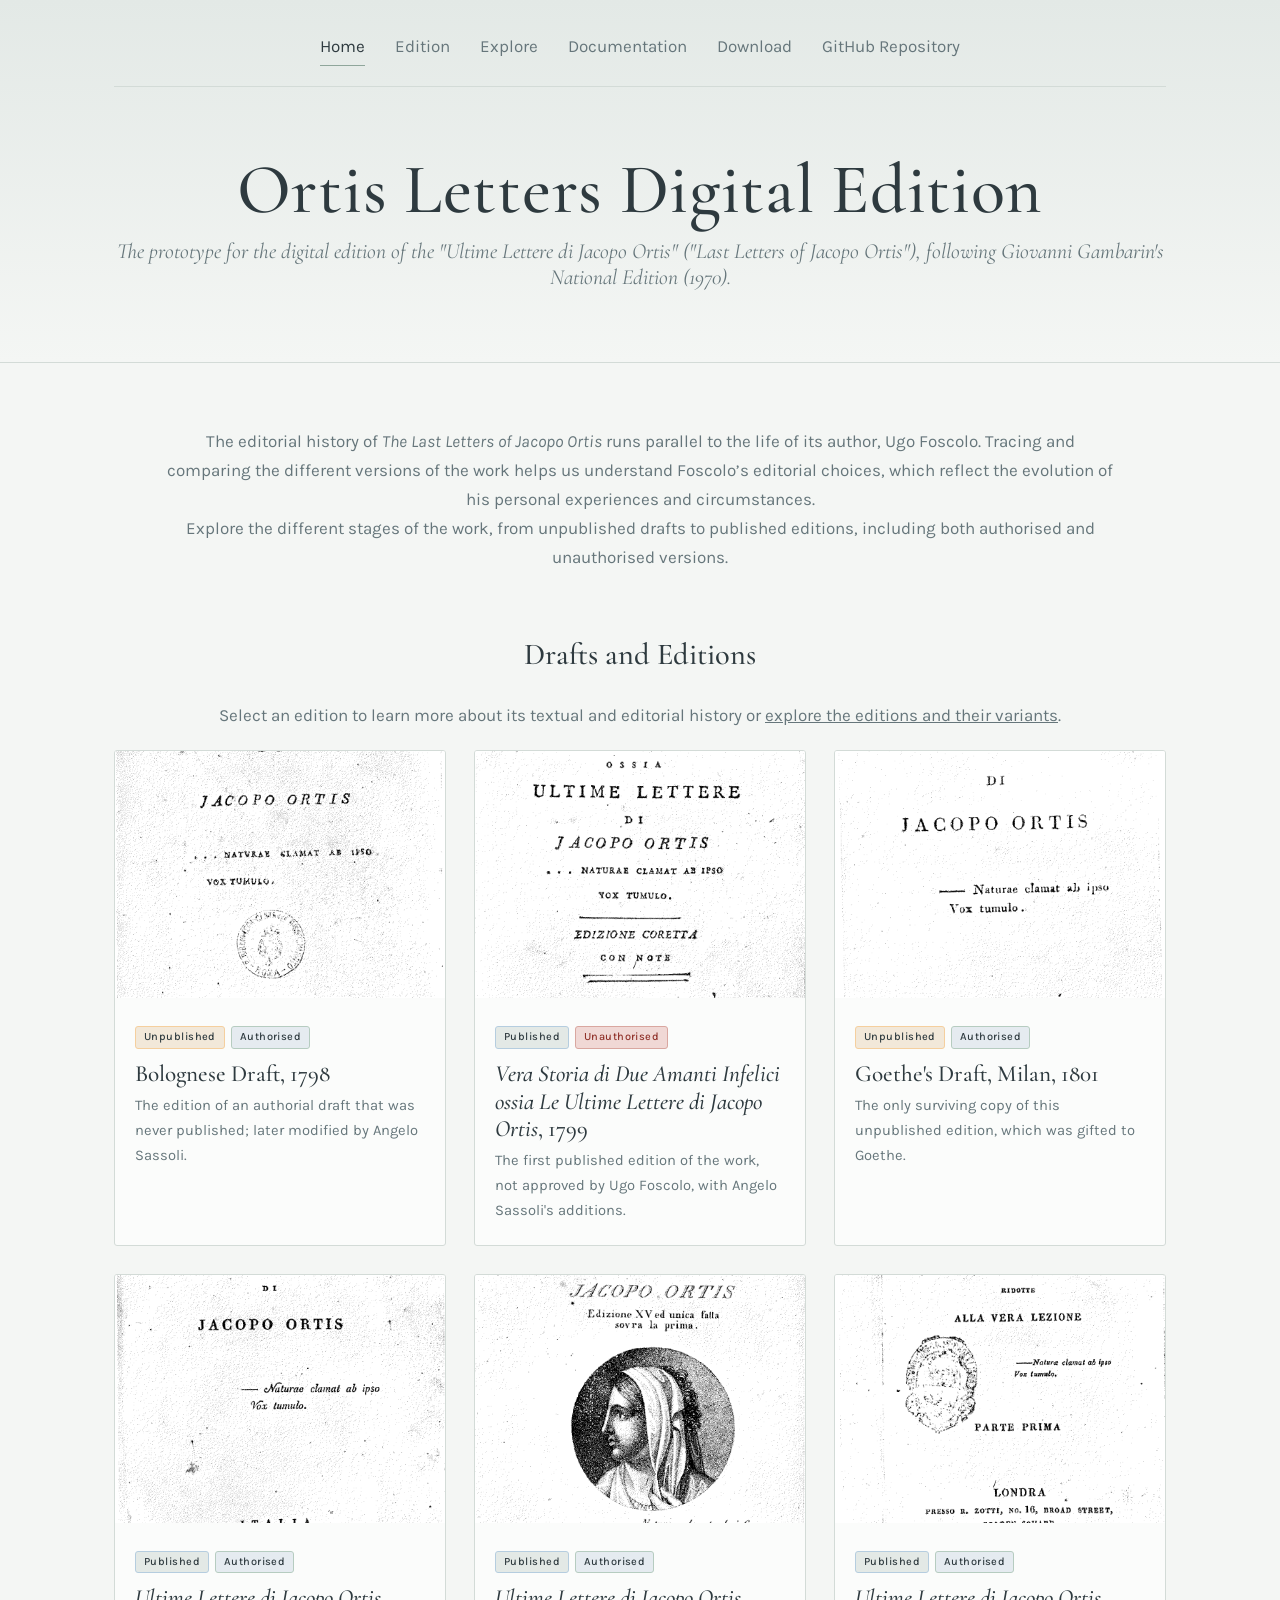
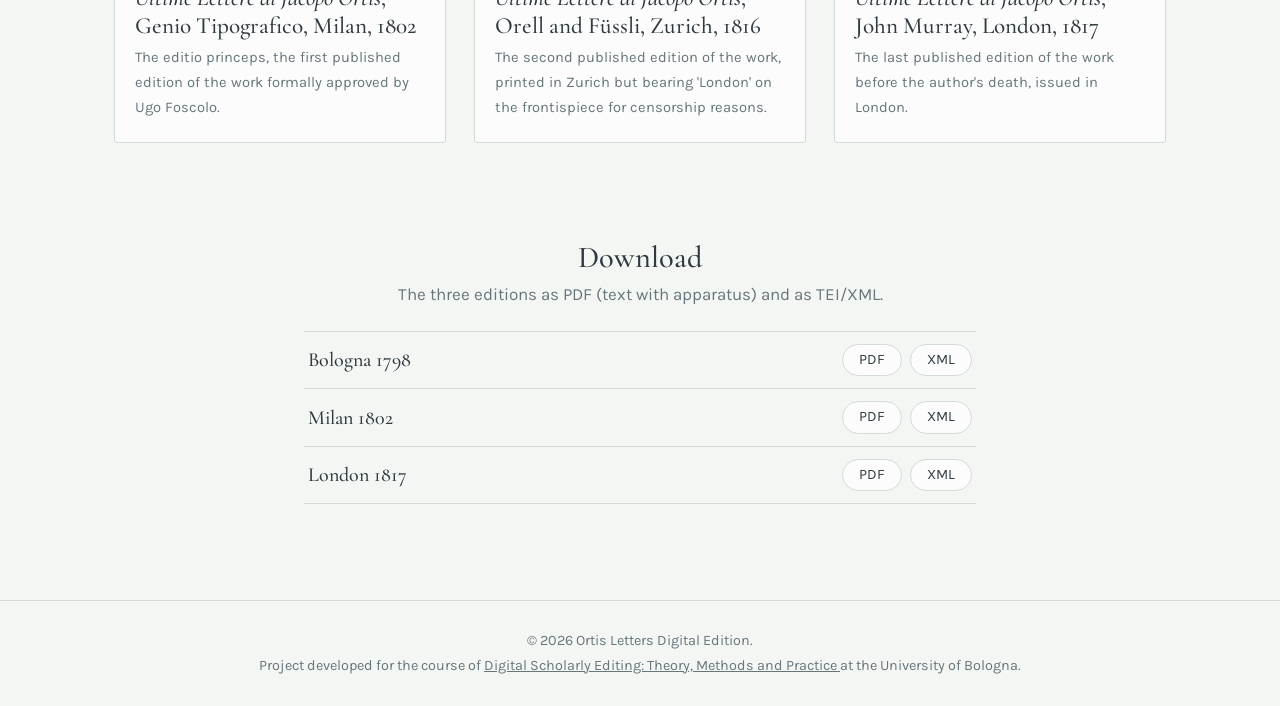
<file: index.html>
<!DOCTYPE html>
<html lang="en">

<head>
    <meta charset="utf-8">
    <meta name="viewport" content="width=device-width, initial-scale=1">

    <!-- Dublin Core -->
    <link rel="schema.DC" href="https://purl.org/dc/elements/1.1/">
    <link rel="schema.DCTERMS" href="https://purl.org/dc/terms/">

    <meta name="DC.title" content="Ortis Letters">
    <meta name="DC.creator" content="Ilaria De Dominicis">
    <meta name="DC.subject" content="Digital Humanities, Cultural Heritage, Digital Edition">
    <meta name="DC.description" content="A digital edition about The Last Letters of Jacopo Ortis by Ugo Foscolo">
    <meta name="DC.publisher" content="Alma Mater Studiorum - University of Bologna">
    <meta name="DC.rights"
        content="All the images and resources taken from external sources are solely used for study purposes. No commercial use is intended. Ortis Letters © 2026">
    <meta name="DC.type" scheme="DCTERMS.DCMIType" content="InteractiveResource">
    <meta name="DC.language" scheme="DCTERMS.RFC3066" content="en">
    <meta name="DCTERMS.created" content="2026">
    <meta name="DCTERMS.issued" content="2026">

    <title>Ortis Letters Digital Edition</title>

    <link rel="preconnect" href="https://fonts.googleapis.com">
    <link rel="preconnect" href="https://fonts.gstatic.com" crossorigin>
    <link
        href="https://fonts.googleapis.com/css2?family=Cormorant+Garamond:ital,wght@0,400;0,500;1,400&family=Karla:wght@400;500&display=swap"
        rel="stylesheet">

    <link rel="stylesheet" href="css/style.css">
    <link rel="icon" type="image/png" href="img/Logo-Ortis.png">
</head>

<body>

    <header class="hero">
        <div class="hero-inner">

            <nav class="nav" aria-label="Main navigation">
                <a href="index.html" aria-current="page">Home</a>
                <a href="edition.html">Edition</a>
                <a href="explore.html">Explore</a>
                <a href="documentation.html">Documentation</a>
                <a href="index.html#download">Download</a>
                <a href="https://github.com/theair-hub/OrtisLetters" target="_blank" rel="noopener noreferrer">GitHub
                    Repository</a>
            </nav>

            <h1>Ortis Letters Digital Edition</h1>

            <p class="sub">
                The prototype for the digital edition of the
                "Ultime Lettere di Jacopo Ortis" ("Last Letters of Jacopo Ortis"),
                following Giovanni Gambarin's National Edition (1970).
            </p>

        </div>
    </header>

    <main>

        <p class="intro">
            The editorial history of <i>The Last Letters of Jacopo Ortis</i>
            runs parallel to the life of its author, Ugo Foscolo.
            Tracing and comparing the different versions of the work helps us
            understand Foscolo’s editorial choices, which reflect the evolution
            of his personal experiences and circumstances.
            <br>
            Explore the different stages of the work, from unpublished drafts
            to published editions, including both authorised and unauthorised versions.
        </p>

        <section class="editions">

            <h2>Drafts and Editions</h2>
            <p style="text-align: center; color: var(--soft); margin-bottom: 20px;">Select an edition to learn more
                about its textual and editorial history or <a href="edition.html">explore the editions and their
                    variants</a>.</p>

            <div class="grid">

                <!-- Bolognese Draft, 1798 -->
                <a class="card" href="documentation.html#ed-bolo-1798">
                    <div class="img">
                        <img src="img/ed-bolo-1798.png" alt="Bologna, 1798" loading="lazy">
                    </div>

                    <div class="txt">
                        <div class="tags">
                            <span class="tag unpublished">Unpublished</span>
                            <span class="tag authorised">Authorised</span>
                        </div>

                        <h3>Bolognese Draft, 1798</h3>

                        <p>
                            The edition of an authorial draft that was never
                            published; later modified by Angelo Sassoli.
                        </p>
                    </div>
                </a>

                <!-- Vera Storia, 1799 -->
                <a class="card" href="documentation.html#vera-sto-1799">
                    <div class="img">
                        <img src="img/vera-sto-1799.png" alt="Vera Storia, 1799" loading="lazy">
                    </div>

                    <div class="txt">
                        <div class="tags">
                            <span class="tag published">Published</span>
                            <span class="tag unauthorised">Unauthorised</span>
                        </div>

                        <h3>
                            <i>Vera Storia di Due Amanti Infelici ossia
                                Le Ultime Lettere di Jacopo Ortis</i>, 1799
                        </h3>

                        <p>
                            The first published edition of the work, not
                            approved by Ugo Foscolo, with Angelo Sassoli's additions.
                        </p>
                    </div>
                </a>

                <!-- Goethe's Draft, 1801 -->
                <a class="card" href="documentation.html#goethe-ed-mil-1801">
                    <div class="img">
                        <img src="img/goethe-ed-mil-1801.png" alt="Goethe's Draft, Milan, 1801" loading="lazy">
                    </div>

                    <div class="txt">
                        <div class="tags">
                            <span class="tag unpublished">Unpublished</span>
                            <span class="tag authorised">Authorised</span>
                        </div>

                        <h3>Goethe's Draft, Milan, 1801</h3>

                        <p>
                            The only surviving copy of this unpublished edition,
                            which was gifted to Goethe.
                        </p>
                    </div>
                </a>

                <!-- Milan, 1802 -->
                <a class="card" href="documentation.html#ed-mil-1802">
                    <div class="img">
                        <img src="img/ed-mil-1802.png" alt="Milan, 1802" loading="lazy">
                    </div>

                    <div class="txt">
                        <div class="tags">
                            <span class="tag published">Published</span>
                            <span class="tag authorised">Authorised</span>
                        </div>

                        <h3>
                            <i>Ultime Lettere di Jacopo Ortis</i>,
                            Genio Tipografico, Milan, 1802
                        </h3>

                        <p>
                            The editio princeps, the first published edition
                            of the work formally approved by Ugo Foscolo.
                        </p>
                    </div>
                </a>

                <!-- Zurich, 1816 -->
                <a class="card" href="documentation.html#zurigo-1816">
                    <div class="img">
                        <img src="img/zurigo-1816.png" alt="Zurich, 1816" loading="lazy">
                    </div>

                    <div class="txt">
                        <div class="tags">
                            <span class="tag published">Published</span>
                            <span class="tag authorised">Authorised</span>
                        </div>

                        <h3>
                            <i>Ultime Lettere di Jacopo Ortis</i>,
                            Orell and Füssli, Zurich, 1816
                        </h3>

                        <p>
                            The second published edition of the work, printed
                            in Zurich but bearing 'London' on the frontispiece
                            for censorship reasons.
                        </p>
                    </div>
                </a>

                <!-- London, 1817 -->
                <a class="card" href="documentation.html#lon-1817">
                    <div class="img">
                        <img src="img/lon-1817.png" alt="London, 1817" loading="lazy">
                    </div>

                    <div class="txt">
                        <div class="tags">
                            <span class="tag published">Published</span>
                            <span class="tag authorised">Authorised</span>
                        </div>

                        <h3>
                            <i>Ultime Lettere di Jacopo Ortis</i>,
                            John Murray, London, 1817
                        </h3>

                        <p>
                            The last published edition of the work before
                            the author's death, issued in London.
                        </p>
                    </div>
                </a>

            </div>
        </section>

        <section class="downloads" id="download">
            <h2>Download</h2>
            <p>The three editions as PDF (text with apparatus) and as TEI/XML.</p>
            <ul class="dl-list">
                <li>
                    <strong>Bologna 1798</strong>
                    <span class="files">
                        <a href="PDF_files/Ortis_Letters_1798_Bologna.pdf" download>PDF</a>
                        <a href="data/ortis_1798.xml" download>XML</a>
                    </span>
                </li>
                <li>
                    <strong>Milan 1802</strong>
                    <span class="files">
                        <a href="PDF_files/Ortis_Letters_1802_Milan.pdf" download>PDF</a>
                        <a href="data/ortis_1802.xml" download>XML</a>
                    </span>
                </li>
                <li>
                    <strong>London 1817</strong>
                    <span class="files">
                        <a href="PDF_files/Ortis_Letters_1817_London.pdf" download>PDF</a>
                        <a href="data/ortis_1817_1.xml" download>XML</a>
                    </span>
                </li>
            </ul>
        </section>

    </main>

    <footer>
        &copy; 2026 Ortis Letters Digital Edition.
        <br>
        Project developed for the course of
        <a
            href="https://www.unibo.it/it/studiare/insegnamenti-competenze-trasversali-moocs/insegnamenti/insegnamento/2025/478841">
            Digital Scholarly Editing: Theory, Methods and Practice
        </a>
        at the University of Bologna.
    </footer>

</body>

</html>
</file>
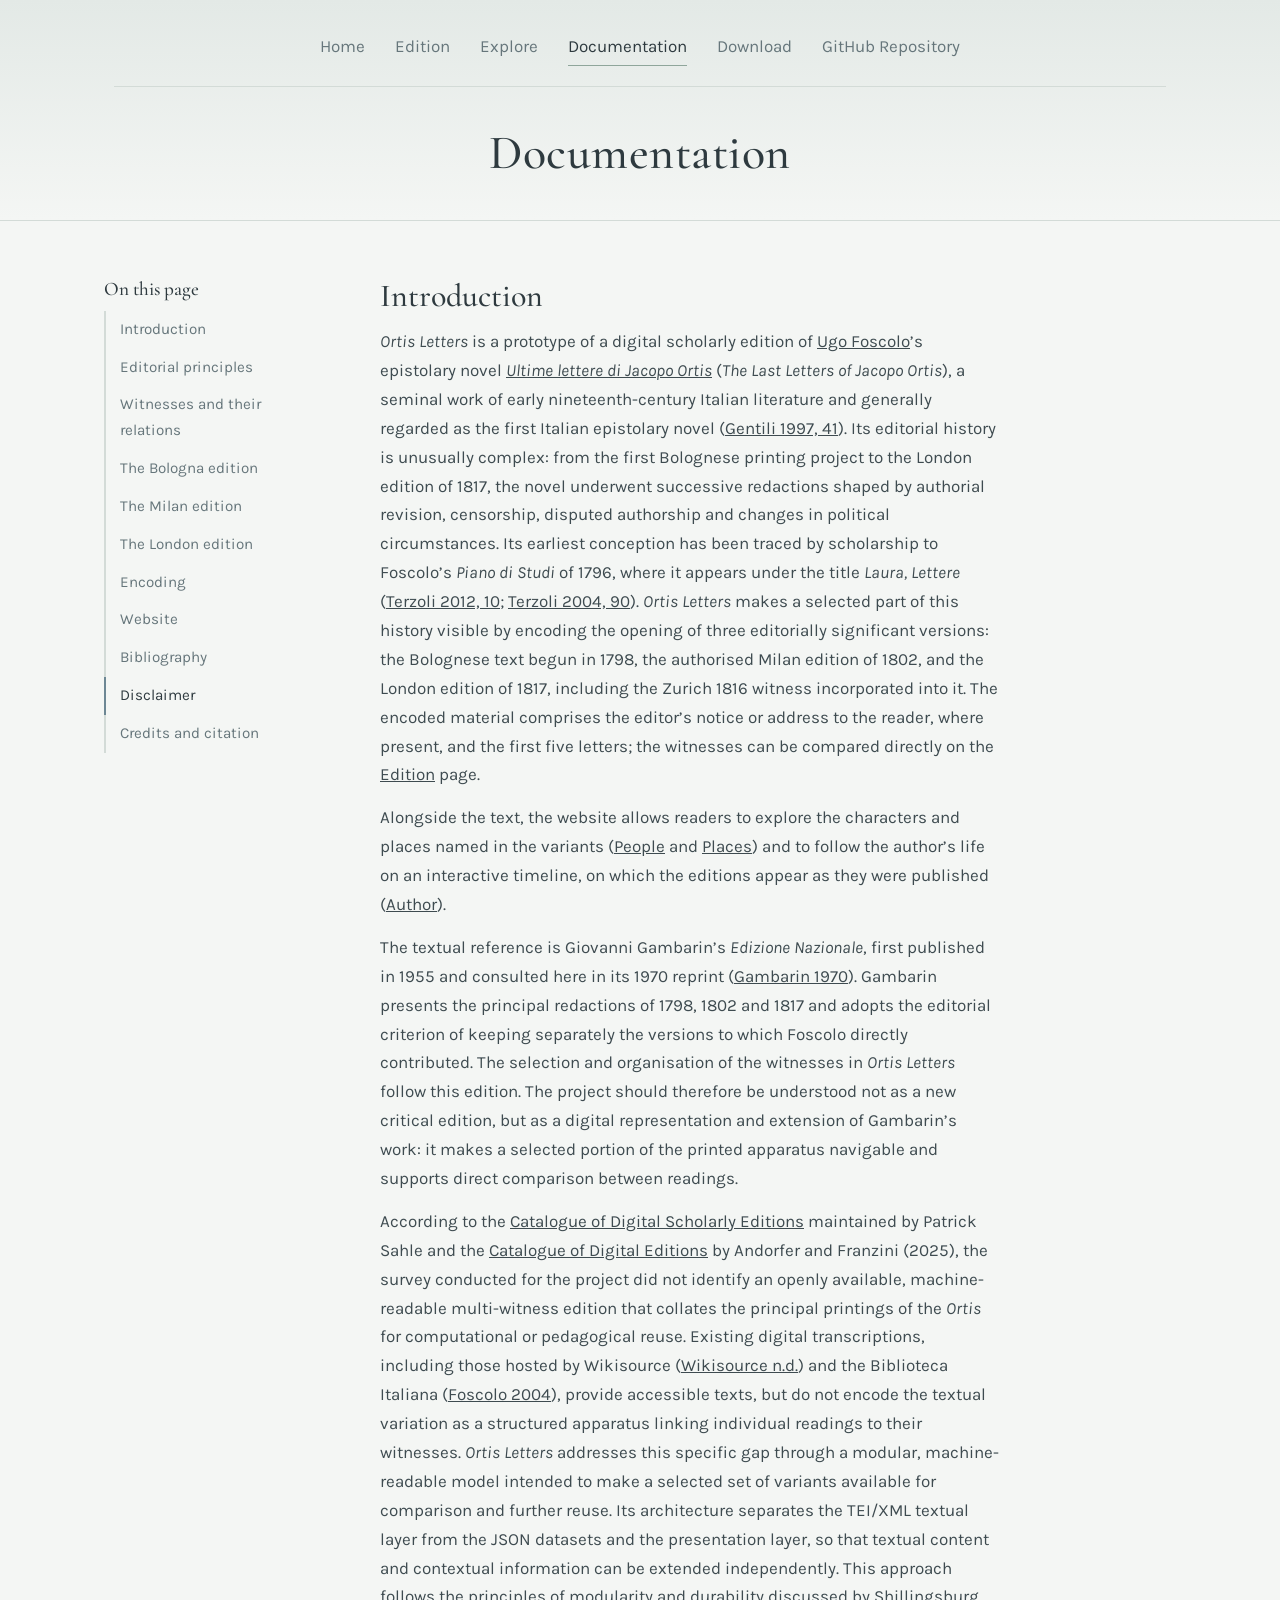
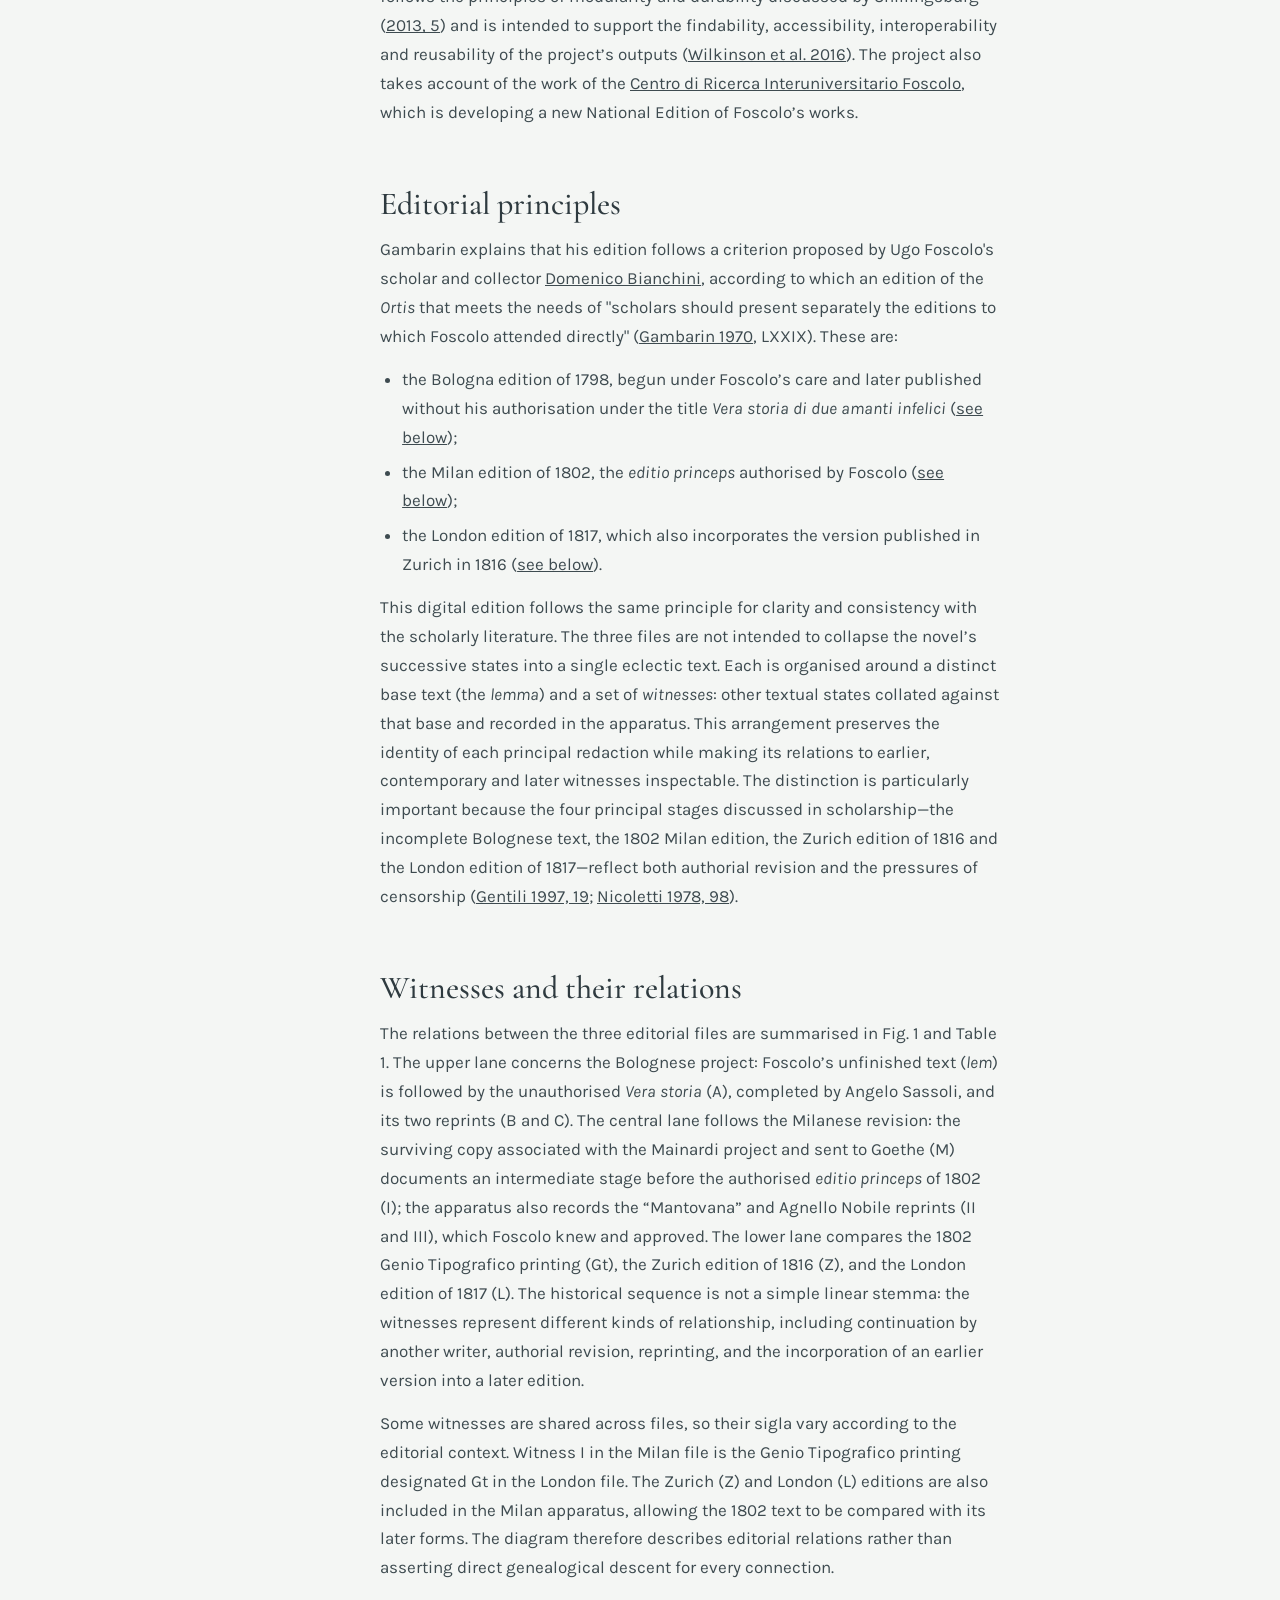
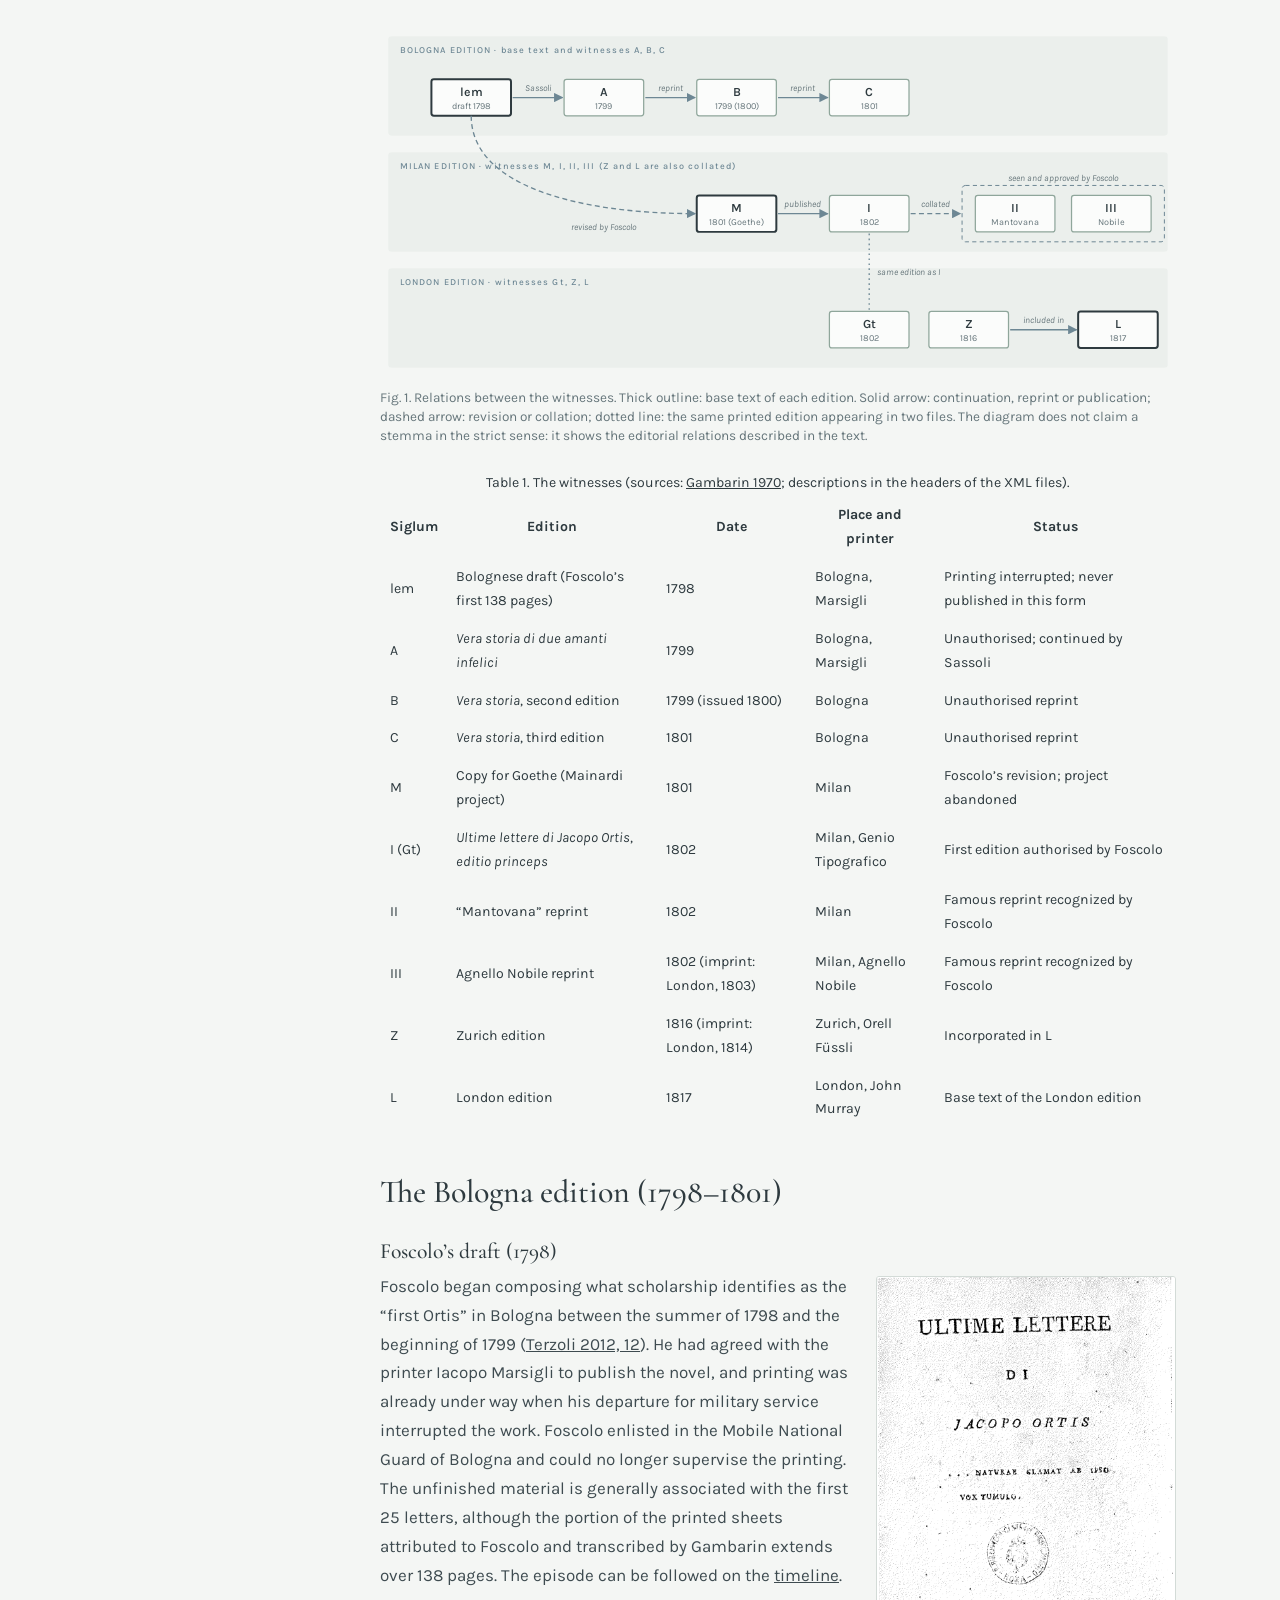
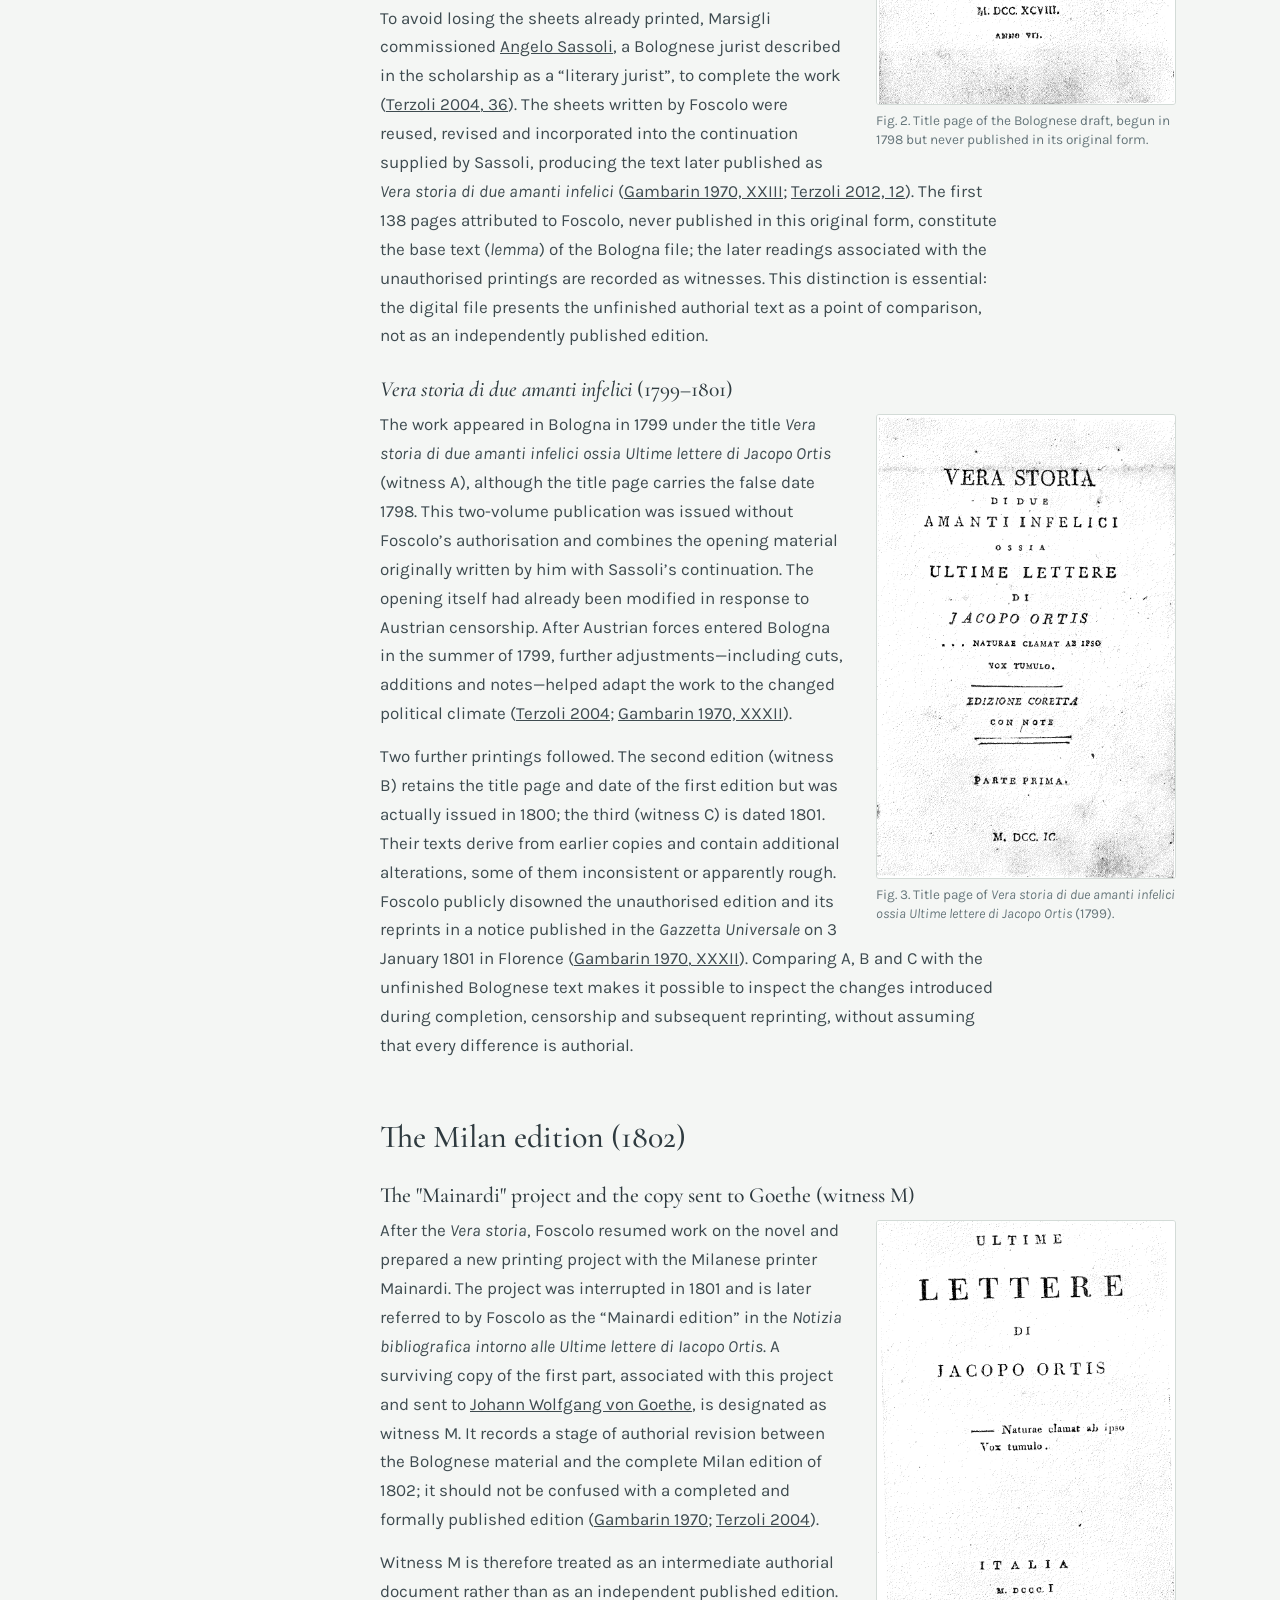
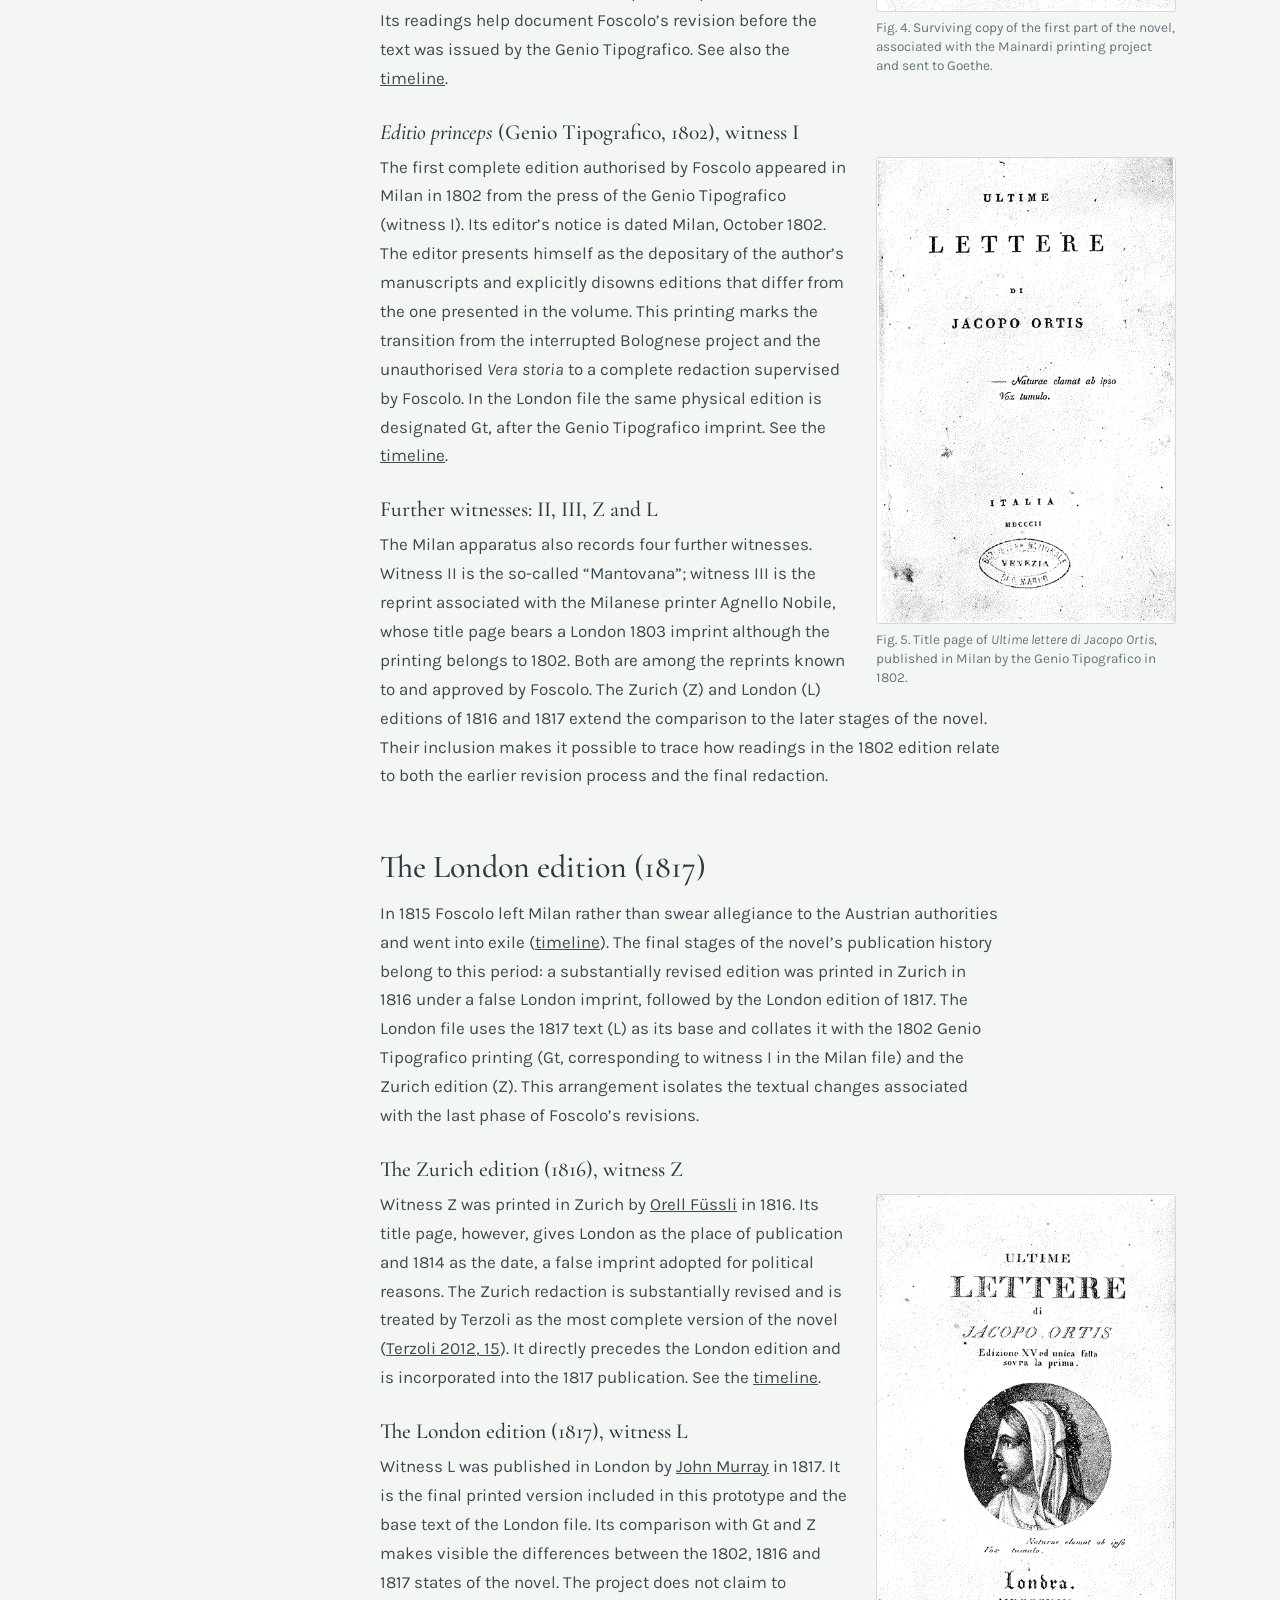
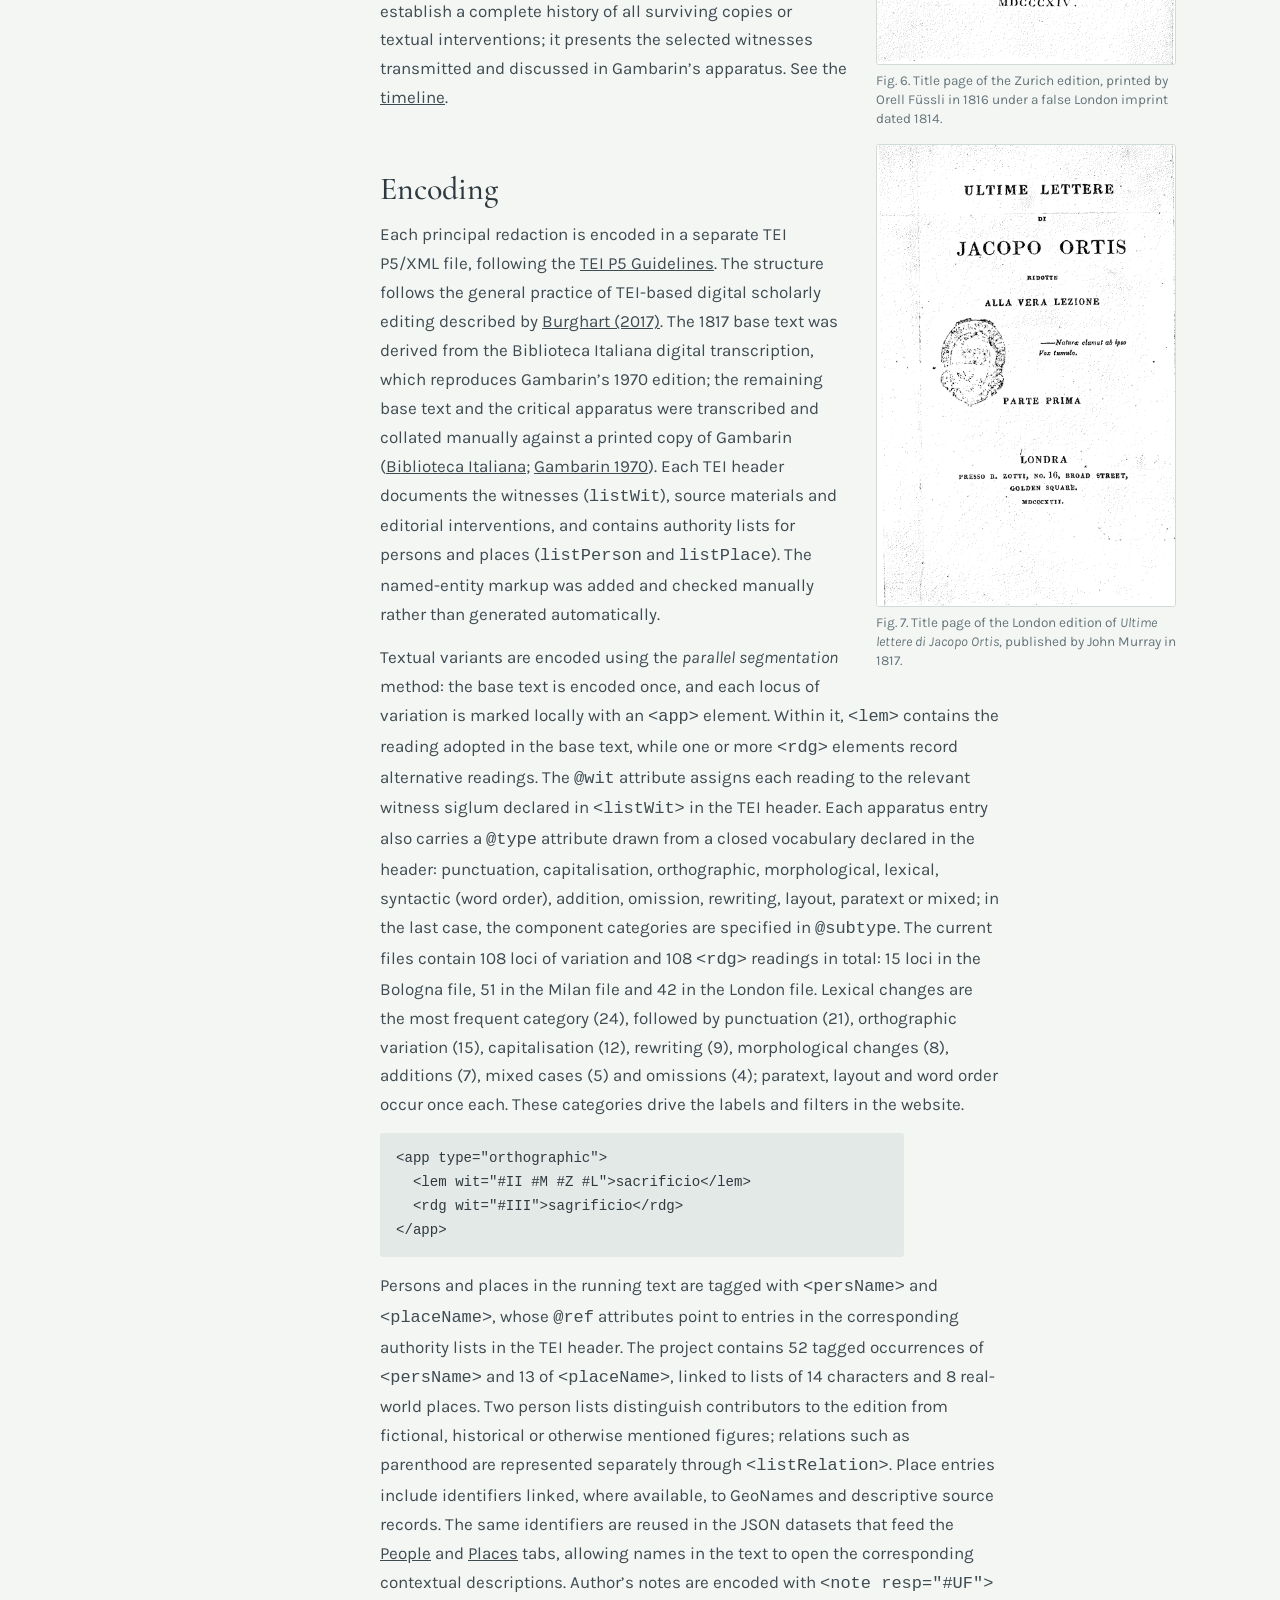
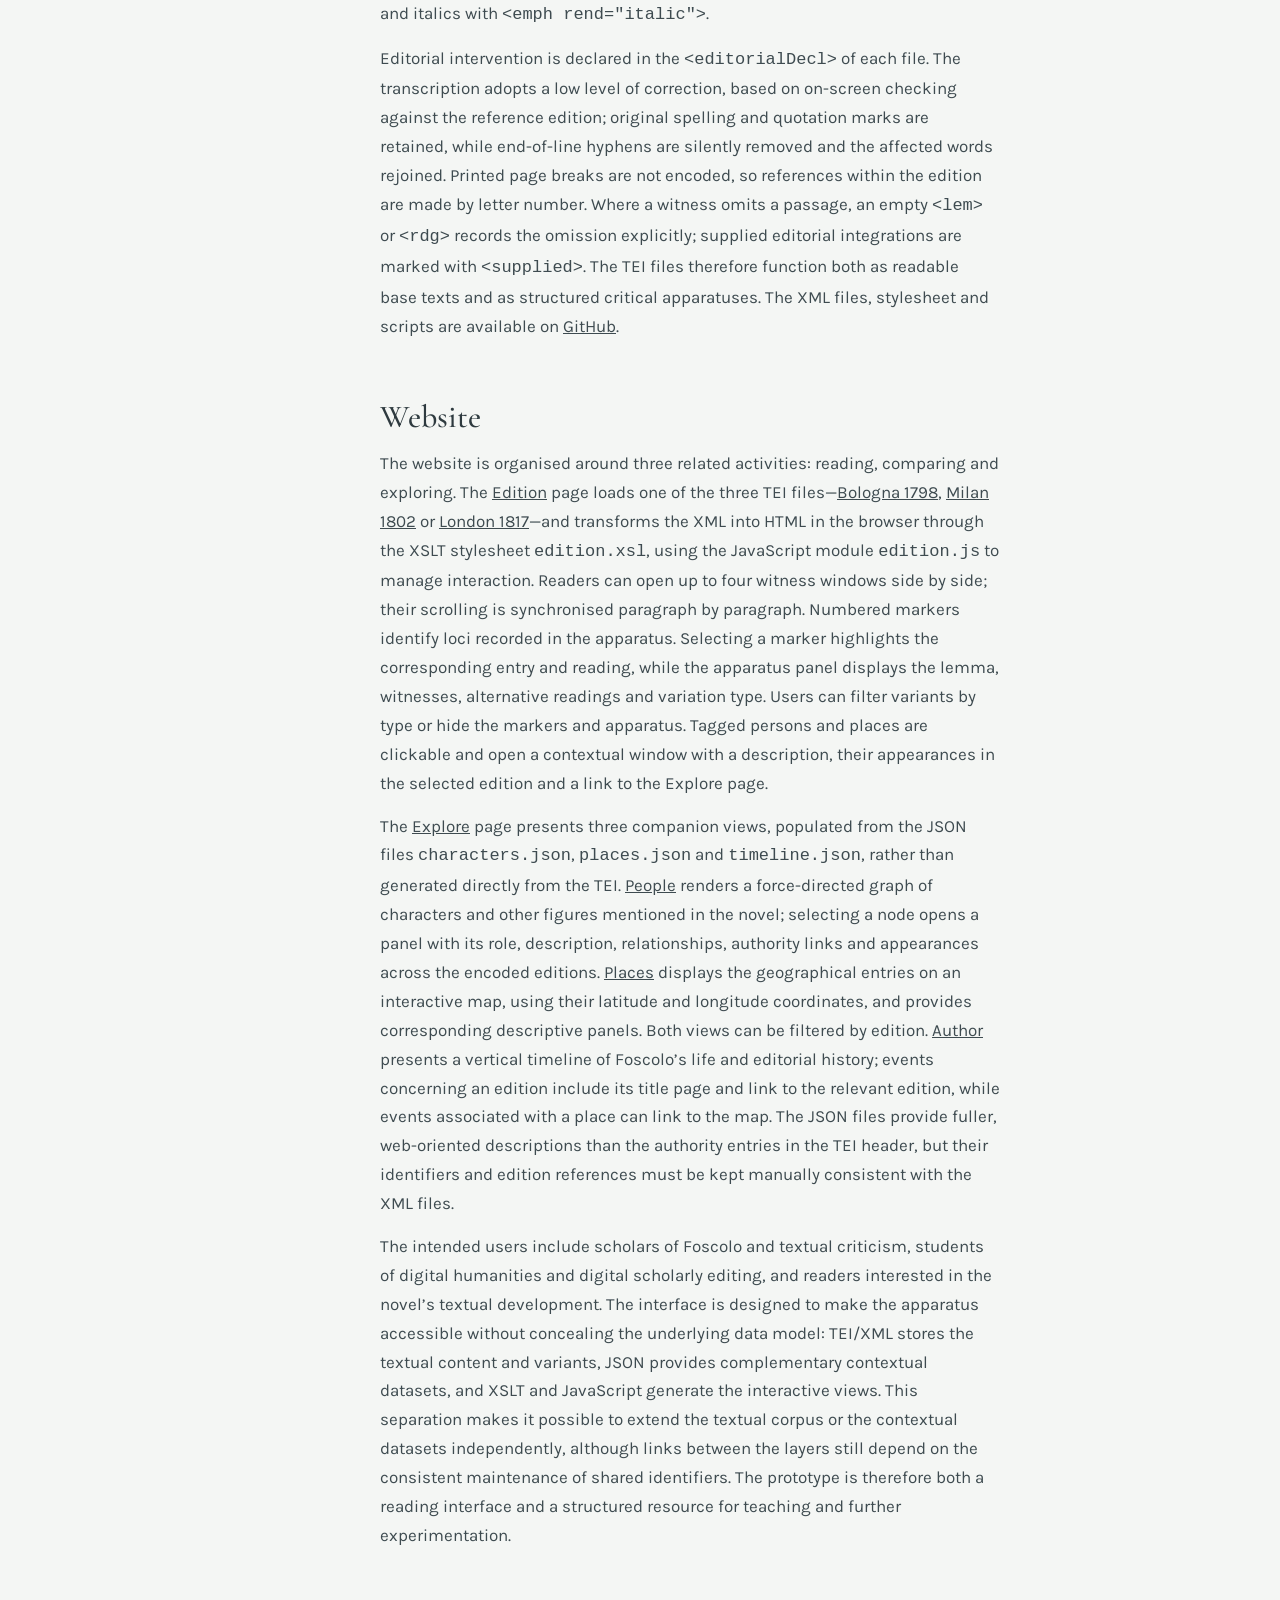
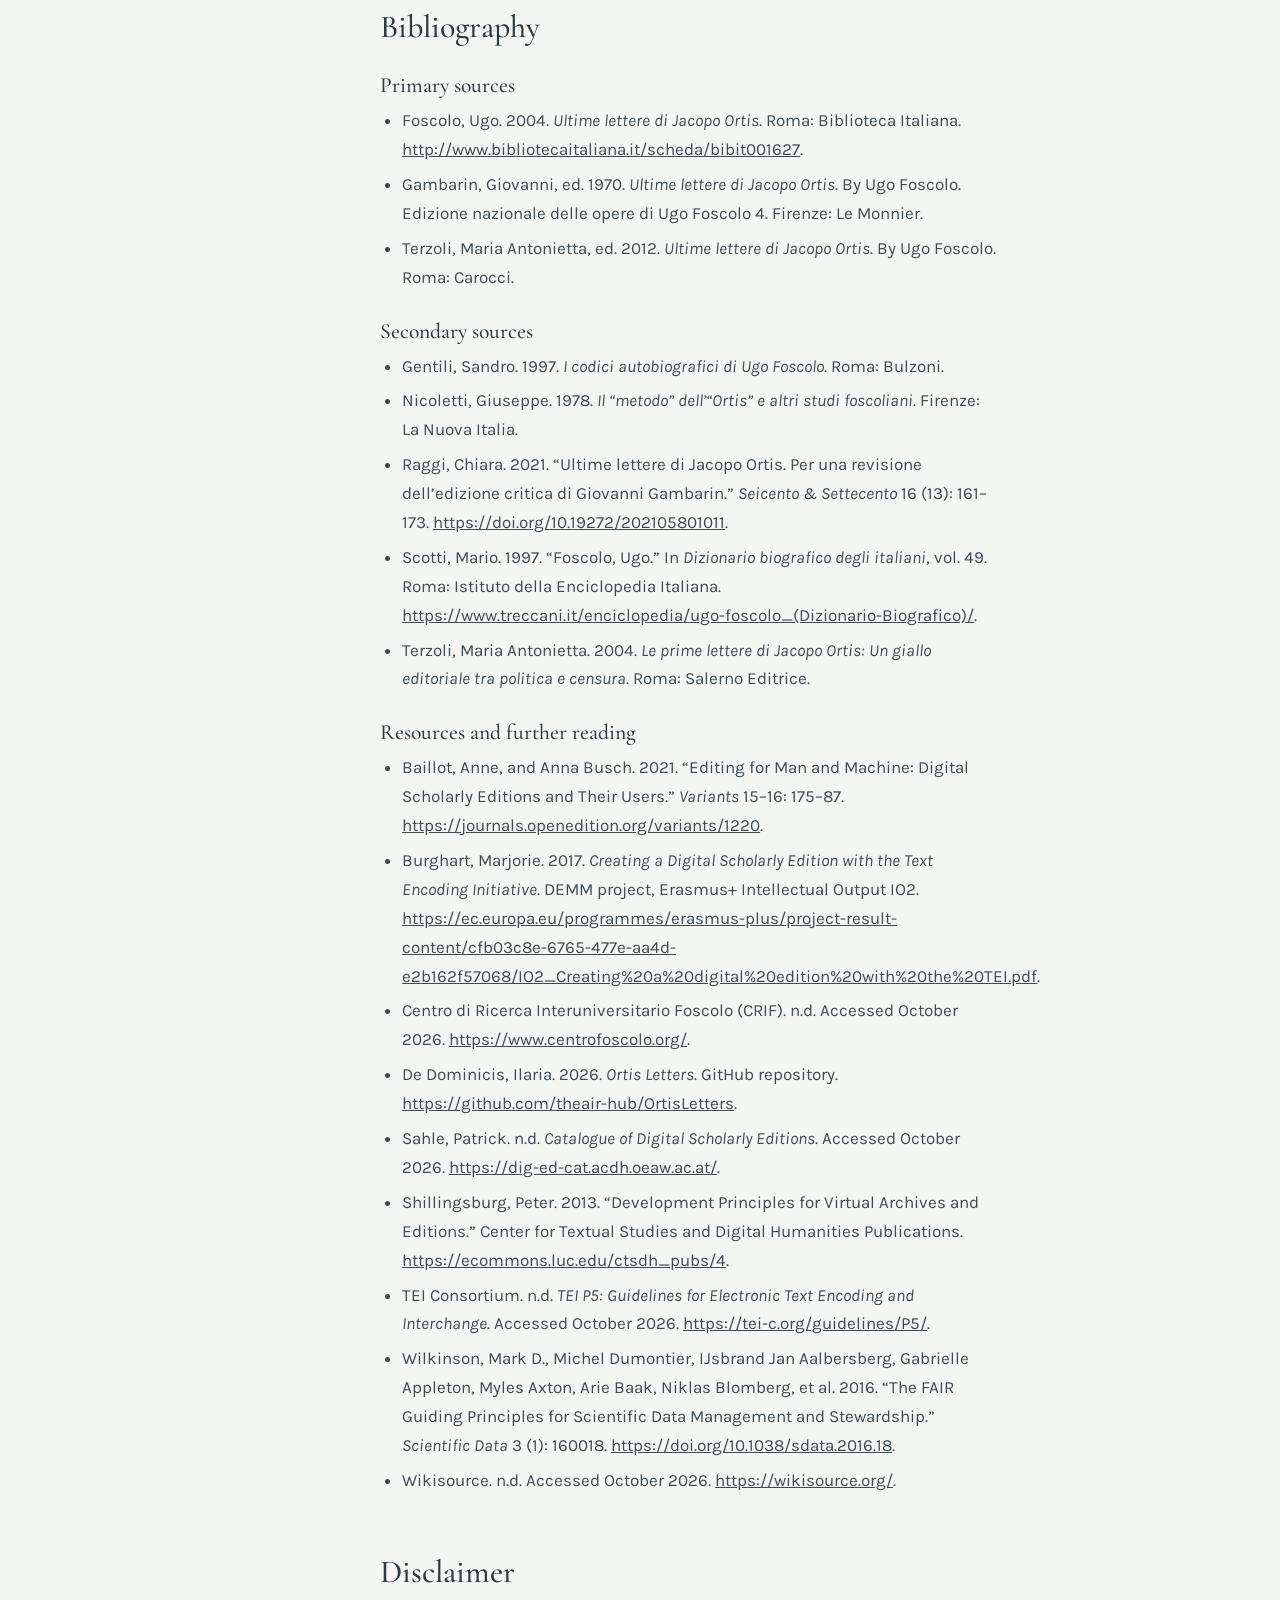
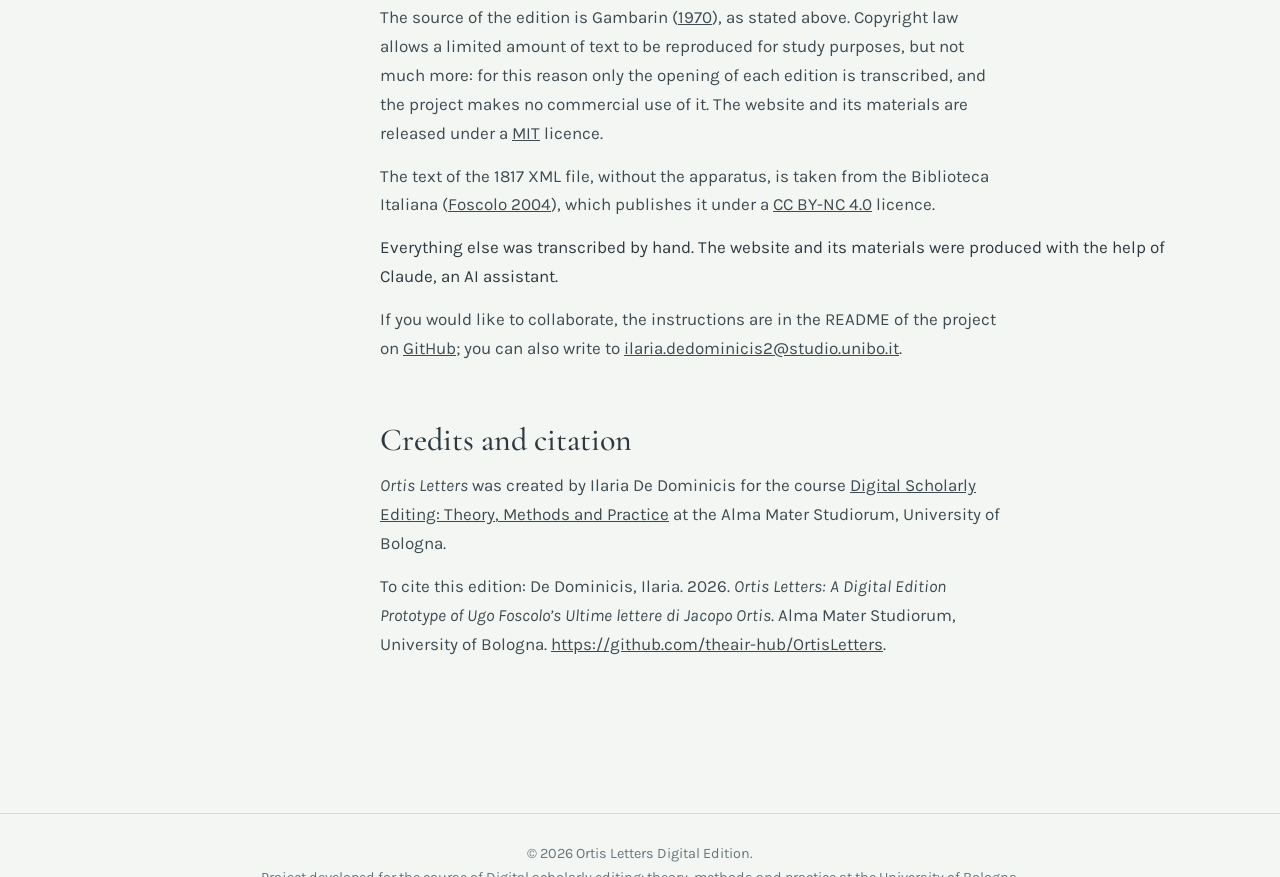
<file: documentation.html>
<!DOCTYPE html>
<html lang="en">

<head>
  <meta charset="utf-8">
  <meta name="viewport" content="width=device-width, initial-scale=1">

  <meta name="DC.title" content="Ortis Letters" />
  <meta name="DC.creator" content="Ilaria De Dominicis" />
  <meta name="DC.subject" content="Digital Humanities, Cultural Heritage, Digital Edition" />
  <meta name="DC.description" content="A digital edition about The Last Letters of Jacopo Ortis by Ugo Foscolo" />
  <meta name="DC.publisher" content="Alma Mater Studiorum- University of Bologna" />
  <meta name="DC.rights"
    content="All the images and resources taken from external sources are solely used for study purposes. No commercial use is intended. Ortis Letters © 2026" />
  <meta name="DC.identifier" content="" />
  <meta name="DC.type" scheme="DCTERMS.DCMIType" content="InteractiveResource" />
  <meta name="DC.language" scheme="DCTERMS.RFC3066" content="en" />
  <meta name="DCTERMS.created" content="2026" />
  <meta name="DCTERMS.issued" content="2026" />
  <title>Documentation – Ortis Letters Digital Edition</title>
  <link rel="icon" type="image/png" href="img/Logo-Ortis.png">
  <link rel="preconnect" href="https://fonts.googleapis.com">
  <link rel="preconnect" href="https://fonts.gstatic.com" crossorigin>
  <link
    href="https://fonts.googleapis.com/css2?family=Cormorant+Garamond:ital,wght@0,400;0,500;1,400&family=Karla:wght@400;500&display=swap"
    rel="stylesheet">
  <link rel="stylesheet" href="css\style.css">
</head>

<body>
  <header class="hero small">
    <div class="hero-inner">
      <nav class="nav" aria-label="Main"><a href="index.html">Home</a><a href="edition.html">Edition</a><a
          href="explore.html">Explore</a><a href="documentation.html" aria-current="page">Documentation</a><a
          href="index.html#download">Download</a><a href="https://github.com/theair-hub/OrtisLetters" target="_blank"
          rel="noopener noreferrer">GitHub Repository</a></nav>
      <h1>Documentation</h1>
    </div>
  </header>
  <main class="doc">
    <aside class="toc" aria-label="Sections">
      <strong>On this page</strong>
      <a href="#introduction">Introduction</a>
      <a href="#principles">Editorial principles</a>
      <a href="#witnesses">Witnesses and their relations</a>
      <a href="#bologna">The Bologna edition</a>
      <a href="#milan">The Milan edition</a>
      <a href="#london">The London edition</a>
      <a href="#encoding">Encoding</a>
      <a href="#website">Website</a>
      <a href="#bibliography">Bibliography</a>
      <a href="#disclaimer">Disclaimer</a>
      <a href="#credits">Credits and citation</a>
    </aside>

    <article>

      <section id="introduction">
        <h2>Introduction</h2>
        <p><em>Ortis Letters</em> is a prototype of a digital scholarly edition of <a
            href="https://en.wikipedia.org/wiki/Ugo_Foscolo" target="_blank" rel="noopener">Ugo Foscolo</a>’s epistolary
          novel <a href="https://en.wikipedia.org/wiki/The_Last_Letters_of_Jacopo_Ortis" target="_blank"
            rel="noopener"><em>Ultime lettere di Jacopo Ortis</em></a> (<em>The Last Letters of Jacopo Ortis</em>), a
          seminal work of early nineteenth-century Italian literature and generally regarded as the first Italian
          epistolary novel (<a href="#bib-gentili1997" title="Gentili 1997, p. 41">Gentili 1997, 41</a>). Its editorial
          history is unusually complex: from the first Bolognese printing project to the London edition of 1817, the
          novel underwent successive redactions shaped by authorial revision, censorship, disputed authorship and
          changes in political circumstances. Its earliest conception has been traced by scholarship to Foscolo’s
          <em>Piano di Studi</em> of 1796, where it appears under the title <em>Laura, Lettere</em>
          (<a href="#bib-terzoli2012" title="Terzoli 2012, p. 10">Terzoli 2012, 10</a>;
          <a href="#bib-terzoli2004" title="Terzoli 2004, p. 90">Terzoli 2004, 90</a>).
          <em>Ortis Letters</em> makes a selected part of this history visible by encoding the opening of three
          editorially significant versions: the Bolognese text begun in 1798, the authorised Milan edition of 1802,
          and the London edition of 1817, including the Zurich 1816 witness incorporated into it. The encoded
          material comprises the editor’s notice or address to the reader, where present, and the first five letters;
          the witnesses can be compared directly on the <a href="edition.html">Edition</a> page.
        </p>
        <p>Alongside the text, the website allows readers to explore the characters and places named in the variants (<a
            href="explore.html#people">People</a> and <a href="explore.html#places">Places</a>) and to follow the
          author’s life on an interactive timeline, on which the editions appear as they were published (<a
            href="explore.html#author">Author</a>).</p>
        <p>The textual reference is Giovanni Gambarin’s <em>Edizione Nazionale</em>, first published in 1955 and
          consulted
          here in its 1970 reprint (<a href="#bib-gambarin1970" title="Gambarin 1970">Gambarin 1970</a>). Gambarin
          presents the principal redactions of 1798, 1802 and 1817 and adopts the editorial criterion of keeping
          separately the versions to which Foscolo directly contributed. The selection and organisation of the
          witnesses in <em>Ortis Letters</em> follow this edition. The project should therefore be understood not as
          a new critical edition, but as a digital representation and extension of Gambarin’s work: it makes a
          selected portion of the printed apparatus navigable and supports direct comparison between readings.</p>
        <p>According to the <a href="https://www.digitale-edition.de/" target="_blank"
            rel="noopener noreferrer">Catalogue of Digital Scholarly Editions</a> maintained by Patrick Sahle and the
          <a href="https://dig-ed-cat.acdh.oeaw.ac.at/" target="_blank" rel="noopener noreferrer">Catalogue of Digital
            Editions</a> by Andorfer and Franzini (2025), the survey conducted for the project did not identify an
          openly available, machine-readable multi-witness edition that collates the principal printings of the
          <em>Ortis</em> for computational or pedagogical reuse. Existing digital transcriptions, including those
          hosted by Wikisource (<a href="#bib-wikisource" title="Wikisource, digital transcription">Wikisource n.d.</a>)
          and the Biblioteca Italiana (<a href="#bib-foscolo2004"
            title="Biblioteca Italiana, record bibit001627">Foscolo
            2004</a>), provide accessible texts, but do not encode the textual variation as a structured apparatus
          linking individual readings to their witnesses. <em>Ortis Letters</em> addresses this specific gap through
          a modular, machine-readable model intended to make a selected set of variants available for comparison and
          further reuse. Its architecture separates the TEI/XML textual layer from the JSON datasets and the
          presentation layer, so that textual content and contextual information can be extended independently.
          This approach follows the principles of modularity and durability discussed by Shillingsburg
          (<a href="#bib-shillingsburg2013"
            title="Shillingsburg, Peter. 2013. “Development Principles for Virtual Archives and Editions.” Center for Textual Studies and Digital Humanities Publications. https://ecommons.luc.edu/ctsdh_pubs/4 .">2013,
            5</a>) and is intended to support the findability, accessibility,
          interoperability and reusability of the project’s outputs
          (<a href="#bib-wilkinson2016"
            title="Wilkinson, Mark D., Michel Dumontier, IJsbrand Jan Aalbersberg, Gabrielle Appleton, Myles Axton, Arie Baak, Niklas Blomberg, et al. 2016. “The FAIR Guiding Principles for Scientific Data Management and Stewardship.” Scientific Data 3 (1): 160018. https://doi.org/10.1038/sdata.2016.18 .">Wilkinson
            et al. 2016</a>). The project also takes account of the work of the
          <a href="#bib-crif"
            title="Centro di Ricerca Interuniversitario Foscolo (CRIF). n.d. Accessed October 2026. https://www.centrofoscolo.org/ .">Centro
            di Ricerca Interuniversitario Foscolo</a>, which is developing a new National
          Edition of Foscolo’s works.
        </p>
      </section>

      <section id="principles">
        <h2>Editorial principles</h2>
        <p>Gambarin explains that his edition follows a criterion proposed
          by Ugo Foscolo's scholar and collector <a
            href="https://www.treccani.it/enciclopedia/domenico-bianchini_(Dizionario-Biografico)/">Domenico
            Bianchini</a>, according to which an edition of the <em>Ortis</em>
          that meets the needs of "scholars should
          present separately the editions to which Foscolo attended directly" (<a href="#bib-gambarin1970"
            title="Gambarin, Giovanni, ed. 1970. Ultime lettere di Jacopo Ortis . By Ugo Foscolo. Edizione nazionale delle opere di Ugo Foscolo 4. Firenze: Le Monnier.">Gambarin
            1970</a>,
          LXXIX). These are:</p>
        <ul>
          <li>the Bologna edition of 1798, begun under Foscolo’s care and later published without his authorisation
            under the title <em>Vera storia di due amanti infelici</em> (<a href="#bologna">see below</a>);</li>
          <li>the Milan edition of 1802, the <em>editio princeps</em> authorised by Foscolo (<a href="#milan">see
              below</a>);</li>
          <li>the London edition of 1817, which also incorporates the version published in Zurich in 1816 (<a
              href="#london">see below</a>).</li>
        </ul>
        <p>This digital edition follows the same principle for clarity and consistency with the scholarly literature.
          The three files are not intended to collapse the novel’s successive states into a single eclectic text.
          Each is organised around a distinct base text (the <em>lemma</em>) and a set of <em>witnesses</em>: other
          textual states collated against that base and recorded in the apparatus. This arrangement preserves the
          identity of each principal redaction while making its relations to earlier, contemporary and later
          witnesses inspectable. The distinction is particularly important because the four principal stages
          discussed in scholarship—the incomplete Bolognese text, the 1802 Milan edition, the Zurich edition of
          1816 and the London edition of 1817—reflect both authorial revision and the pressures of censorship
          (<a href="#bib-gentili1997" title="Gentili 1997, p. 19">Gentili 1997, 19</a>;
          <a href="#bib-nicoletti1978" title="Nicoletti 1978, p. 98">Nicoletti 1978, 98</a>).
        </p>
      </section>

      <section id="witnesses">
        <h2>Witnesses and their relations</h2>
        <p>The relations between the three editorial files are summarised in Fig. 1 and Table 1. The upper lane concerns
          the Bolognese project: Foscolo’s unfinished text (<em>lem</em>) is followed by the unauthorised
          <em>Vera storia</em> (A), completed by Angelo Sassoli, and its two reprints (B and C). The central lane
          follows the Milanese revision: the surviving copy associated with the Mainardi project and sent to Goethe
          (M) documents an intermediate stage before the authorised <em>editio princeps</em> of 1802 (I); the
          apparatus also records the “Mantovana” and Agnello Nobile reprints (II and III), which Foscolo knew and
          approved. The lower lane compares the 1802 Genio Tipografico printing (Gt), the Zurich edition of 1816
          (Z), and the London edition of 1817 (L). The historical sequence is not a simple linear stemma: the
          witnesses represent different kinds of relationship, including continuation by another writer, authorial
          revision, reprinting, and the incorporation of an earlier version into a later edition.
        </p>
        <p>Some witnesses are shared across files, so their sigla vary according to the editorial context. Witness I in
          the Milan file is the Genio Tipografico printing designated Gt in the London file. The Zurich (Z) and
          London (L) editions are also included in the Milan apparatus, allowing the 1802 text to be compared with
          its later forms. The diagram therefore describes editorial relations rather than asserting direct
          genealogical descent for every connection.</p>

        <figure id="fig-relations" style="float:none;width:100%;margin:26px 0;overflow-x:auto">
          <svg viewBox="0 0 960 440" role="img" aria-labelledby="rel-title rel-desc"
            style="width:100%;min-width:780px;height:auto">
            <title id="rel-title">Relations between the witnesses of the Bologna, Milan and London editions</title>
            <desc id="rel-desc">Three horizontal lanes. Bologna: Foscolo’s draft (lem) is continued by Angelo Sassoli in
              the unauthorised edition A, followed by the reprints B and C. Milan: the revision of the Goethe copy M
              leads to the 1802 edition I, collated with the editions II and III. London: Gt, which is the same edition
              as I, then Z, which is included in L. A dashed arrow leads from the Bologna draft to M, a dotted line
              joins I to Gt.</desc>
            <style>
              .band {
                fill: var(--mist);
                opacity: .55
              }

              .lane {
                font: 500 11px var(--sans);
                letter-spacing: .12em;
                fill: var(--slate)
              }

              .nd rect {
                fill: var(--paper);
                stroke: var(--sage);
                stroke-width: 1.5
              }

              .nd.base rect {
                stroke: var(--ink);
                stroke-width: 2.4
              }

              .nd text {
                text-anchor: middle;
                fill: var(--ink)
              }

              .nd .s {
                font: 600 15px var(--sans)
              }

              .nd .d {
                font: 11px var(--sans);
                fill: var(--soft)
              }

              .ar {
                fill: none;
                stroke: var(--slate);
                stroke-width: 1.6;
                marker-end: url(#rel-ah)
              }

              .ar.dash {
                stroke-dasharray: 6 4
              }

              .ar.dot {
                stroke-dasharray: 2 4;
                marker-end: none
              }

              .al {
                font: italic 11px var(--sans);
                fill: var(--soft);
                text-anchor: middle
              }

              .al.l {
                text-anchor: start
              }

              .grp {
                fill: none;
                stroke: var(--slate);
                stroke-dasharray: 5 4;
                stroke-width: 1.2
              }
            </style>
            <defs>
              <marker id="rel-ah" viewBox="0 0 10 10" refX="9" refY="5" markerWidth="7" markerHeight="7" orient="auto">
                <path d="M0 0 L10 5 L0 10 z" fill="var(--slate)" />
              </marker>
            </defs>

            <rect class="band" x="10" y="34" width="940" height="120" rx="4" />
            <rect class="band" x="10" y="174" width="940" height="120" rx="4" />
            <rect class="band" x="10" y="314" width="940" height="120" rx="4" />
            <text class="lane" x="24" y="54">BOLOGNA EDITION · base text and witnesses A, B, C</text>
            <text class="lane" x="24" y="194">MILAN EDITION · witnesses M, I, II, III (Z and L are also collated)</text>
            <text class="lane" x="24" y="334">LONDON EDITION · witnesses Gt, Z, L</text>

            <!-- Bologna -->
            <g class="nd base">
              <rect x="62" y="86" width="96" height="44" rx="3" /><text class="s" x="110" y="106">lem</text><text
                class="d" x="110" y="122">draft 1798</text>
            </g>
            <g class="nd">
              <rect x="222" y="86" width="96" height="44" rx="3" /><text class="s" x="270" y="106">A</text><text
                class="d" x="270" y="122">1799</text>
            </g>
            <g class="nd">
              <rect x="382" y="86" width="96" height="44" rx="3" /><text class="s" x="430" y="106">B</text><text
                class="d" x="430" y="122">1799 (1800)</text>
            </g>
            <g class="nd">
              <rect x="542" y="86" width="96" height="44" rx="3" /><text class="s" x="590" y="106">C</text><text
                class="d" x="590" y="122">1801</text>
            </g>
            <path class="ar" d="M160 108 L220 108" /><text class="al" x="190" y="100">Sassoli</text>
            <path class="ar" d="M320 108 L380 108" /><text class="al" x="350" y="100">reprint</text>
            <path class="ar" d="M480 108 L540 108" /><text class="al" x="510" y="100">reprint</text>

            <!-- Milan -->
            <g class="nd base">
              <rect x="382" y="226" width="96" height="44" rx="3" /><text class="s" x="430" y="246">M</text><text
                class="d" x="430" y="262">1801 (Goethe)</text>
            </g>
            <g class="nd">
              <rect x="542" y="226" width="96" height="44" rx="3" /><text class="s" x="590" y="246">I</text><text
                class="d" x="590" y="262">1802</text>
            </g>
            <rect class="grp" x="702" y="214" width="244" height="68" rx="4" />
            <text class="al" x="824" y="209">seen and approved by Foscolo</text>
            <g class="nd">
              <rect x="718" y="226" width="96" height="44" rx="3" /><text class="s" x="766" y="246">II</text><text
                class="d" x="766" y="262">Mantovana</text>
            </g>
            <g class="nd">
              <rect x="834" y="226" width="96" height="44" rx="3" /><text class="s" x="882" y="246">III</text><text
                class="d" x="882" y="262">Nobile</text>
            </g>
            <path class="ar" d="M480 248 L540 248" /><text class="al" x="510" y="240">published</text>
            <path class="ar dash" d="M640 248 L700 248" /><text class="al" x="670" y="240">collated</text>

            <!-- bridge from Bologna to Milan -->
            <path class="ar dash" d="M110 130 C110 215 240 248 380 248" />
            <text class="al" x="270" y="268">revised by Foscolo</text>

            <!-- London -->
            <g class="nd">
              <rect x="542" y="366" width="96" height="44" rx="3" /><text class="s" x="590" y="386">Gt</text><text
                class="d" x="590" y="402">1802</text>
            </g>
            <g class="nd">
              <rect x="662" y="366" width="96" height="44" rx="3" /><text class="s" x="710" y="386">Z</text><text
                class="d" x="710" y="402">1816</text>
            </g>
            <g class="nd base">
              <rect x="842" y="366" width="96" height="44" rx="3" /><text class="s" x="890" y="386">L</text><text
                class="d" x="890" y="402">1817</text>
            </g>
            <path class="ar dot" d="M590 272 L590 364" /><text class="al l" x="600" y="322">same edition as I</text>
            <path class="ar" d="M760 388 L840 388" /><text class="al" x="800" y="380">included in</text>
          </svg>
          <figcaption>Fig. 1. Relations between the witnesses. Thick outline: base text of each edition. Solid arrow:
            continuation, reprint or publication; dashed arrow: revision or collation; dotted line: the same printed
            edition appearing in two files. The diagram does not claim a stemma in the strict sense: it shows the
            editorial relations described in the text.</figcaption>
        </figure>

        <div style="overflow-x:auto">
          <table class="witness-table">
            <caption>Table 1. The witnesses (sources: <a href="#bib-gambarin1970"
                title="Gambarin, Giovanni, ed. 1970. Ultime lettere di Jacopo Ortis . By Ugo Foscolo. Edizione nazionale delle opere di Ugo Foscolo 4. Firenze: Le Monnier.">Gambarin
                1970</a>; descriptions in the
              headers of the XML files).</caption>
            <thead>
              <tr>
                <th>Siglum</th>
                <th>Edition</th>
                <th>Date</th>
                <th>Place and printer</th>
                <th>Status</th>
              </tr>
            </thead>
            <tbody>
              <tr>
                <td>lem</td>
                <td>Bolognese draft (Foscolo’s first 138 pages)</td>
                <td>1798</td>
                <td>Bologna, Marsigli</td>
                <td>Printing interrupted; never published in this form</td>
              </tr>
              <tr>
                <td>A</td>
                <td><em>Vera storia di due amanti infelici</em></td>
                <td>1799</td>
                <td>Bologna, Marsigli</td>
                <td>Unauthorised; continued by Sassoli</td>
              </tr>
              <tr>
                <td>B</td>
                <td><em>Vera storia</em>, second edition</td>
                <td>1799 (issued 1800)</td>
                <td>Bologna</td>
                <td>Unauthorised reprint</td>
              </tr>
              <tr>
                <td>C</td>
                <td><em>Vera storia</em>, third edition</td>
                <td>1801</td>
                <td>Bologna</td>
                <td>Unauthorised reprint</td>
              </tr>
              <tr>
                <td>M</td>
                <td>Copy for Goethe (Mainardi project)</td>
                <td>1801</td>
                <td>Milan</td>
                <td>Foscolo’s revision; project abandoned</td>
              </tr>
              <tr>
                <td>I (Gt)</td>
                <td><em>Ultime lettere di Jacopo Ortis</em>, <em>editio princeps</em></td>
                <td>1802</td>
                <td>Milan, Genio Tipografico</td>
                <td>First edition authorised by Foscolo</td>
              </tr>
              <tr>
                <td>II</td>
                <td>“Mantovana” reprint</td>
                <td>1802</td>
                <td>Milan</td>
                <td>Famous reprint recognized by Foscolo</td>
              </tr>
              <tr>
                <td>III</td>
                <td>Agnello Nobile reprint</td>
                <td>1802 (imprint: London, 1803)</td>
                <td>Milan, Agnello Nobile</td>
                <td>Famous reprint recognized by Foscolo</td>
              </tr>
              <tr>
                <td>Z</td>
                <td>Zurich edition</td>
                <td>1816 (imprint: London, 1814)</td>
                <td>Zurich, Orell Füssli</td>
                <td>Incorporated in L</td>
              </tr>
              <tr>
                <td>L</td>
                <td>London edition</td>
                <td>1817</td>
                <td>London, John Murray</td>
                <td>Base text of the London edition</td>
              </tr>
            </tbody>
          </table>
        </div>
      </section>

      <section id="bologna">
        <h2>The Bologna edition (1798–1801)</h2>

        <h3>Foscolo’s draft (1798)</h3>
        <figure id="ed-bolo-1798">
          <img src="img/ed-bolo-1798.png" alt="Title page of the Bolognese draft of Ultime lettere di Jacopo Ortis">
          <figcaption>Fig. 2. Title page of the Bolognese draft, begun in 1798 but never published in its original form.
          </figcaption>
        </figure>
        <p>Foscolo began composing what scholarship identifies as the “first Ortis” in Bologna between the summer of
          1798 and the beginning of 1799 (<a href="#bib-terzoli2012" title="Terzoli 2012, p. 12">Terzoli 2012, 12</a>).
          He had agreed with the printer Iacopo Marsigli to publish the novel, and printing was already under way when
          his departure for military service interrupted the work. Foscolo enlisted in the Mobile National Guard of
          Bologna and could no longer supervise the printing. The unfinished material is generally associated with
          the first 25 letters, although the portion of the printed sheets attributed to Foscolo and transcribed by
          Gambarin extends over 138 pages. The episode can be followed on the <a
            href="explore.html#ev-bolo1798">timeline</a>.</p>
        <p>To avoid losing the sheets already printed, Marsigli commissioned <a
            href="https://data.bnf.fr/14518267/angelo_sassoli/" target="_blank" rel="noopener">Angelo Sassoli</a>,
          a Bolognese jurist described in the scholarship as a “literary jurist”, to complete the work
          (<a href="#bib-terzoli2004" title="Terzoli 2004, p. 36">Terzoli 2004, 36</a>). The sheets written by
          Foscolo were reused, revised and incorporated into the continuation supplied by Sassoli, producing the
          text later published as <em>Vera storia di due amanti infelici</em>
          (<a href="#bib-gambarin1970" title="Gambarin 1970, p. XXIII">Gambarin 1970, XXIII</a>;
          <a href="#bib-terzoli2012" title="Terzoli 2012, p. 12">Terzoli 2012, 12</a>). The first 138 pages
          attributed to Foscolo, never published in this original form, constitute the base text (<em>lemma</em>)
          of the Bologna file; the later readings associated with the unauthorised printings are recorded as
          witnesses. This distinction is essential: the digital file presents the unfinished authorial text as a
          point of comparison, not as an independently published edition.
        </p>

        <h3><em>Vera storia di due amanti infelici</em> (1799–1801)</h3>
        <figure id="vera-sto-1799">
          <img src="img/vera-sto-1799.png"
            alt="Title page of Vera storia di due amanti infelici ossia Ultime lettere di Jacopo Ortis">
          <figcaption>Fig. 3. Title page of <em>Vera storia di due amanti infelici ossia Ultime lettere di Jacopo
              Ortis</em> (1799).</figcaption>
        </figure>
        <p>The work appeared in Bologna in 1799 under the title <em>Vera storia di due amanti infelici ossia Ultime
            lettere di Jacopo Ortis</em> (witness A), although the title page carries the false date 1798. This
          two-volume publication was issued without Foscolo’s authorisation and combines the opening material
          originally written by him with Sassoli’s continuation. The opening itself had already been modified in
          response to Austrian censorship. After Austrian forces entered Bologna in the summer of 1799, further
          adjustments—including cuts, additions and notes—helped adapt the work to the changed political climate
          (<a href="#bib-terzoli2004" title="Terzoli 2004">Terzoli 2004</a>;
          <a href="#bib-gambarin1970" title="Gambarin 1970, p. XXXII">Gambarin 1970, XXXII</a>).
        </p>
        <p>Two further printings followed. The second edition (witness B) retains the title page and date of the first
          edition but was actually issued in 1800; the third (witness C) is dated 1801. Their texts derive from
          earlier copies and contain additional alterations, some of them inconsistent or apparently rough. Foscolo
          publicly disowned the unauthorised edition and its reprints in a notice published in the
          <em>Gazzetta Universale</em> on 3 January 1801 in Florence
          (<a href="#bib-gambarin1970" title="Gambarin 1970, p. XXXII">Gambarin 1970, XXXII</a>). Comparing A, B
          and C with the unfinished Bolognese text makes it possible to inspect the changes introduced during
          completion, censorship and subsequent reprinting, without assuming that every difference is authorial.
        </p>
      </section>

      <section id="milan">
        <h2>The Milan edition (1802)</h2>

        <h3>The "Mainardi" project and the copy sent to Goethe (witness M)</h3>
        <figure id="goethe-ed-mil-1801">
          <img src="img/goethe-ed-mil-1801.png" alt="Copy of the Mainardi edition associated with Goethe">
          <figcaption>Fig. 4. Surviving copy of the first part of the novel, associated with the Mainardi printing
            project and sent to Goethe.</figcaption>
        </figure>
        <p>After the <em>Vera storia</em>, Foscolo resumed work on the novel and prepared a new printing project with
          the Milanese printer Mainardi. The project was interrupted in 1801 and is later referred to by Foscolo as
          the “Mainardi edition” in the <em>Notizia bibliografica intorno alle Ultime lettere di Iacopo Ortis</em>.
          A surviving copy of the first part, associated with this project and sent to
          <a href="https://en.wikipedia.org/wiki/Johann_Wolfgang_von_Goethe" target="_blank" rel="noopener">Johann
            Wolfgang von Goethe</a>, is designated as witness M. It records a stage of authorial revision between
          the Bolognese material and the complete Milan edition of 1802; it should not be confused with a completed
          and formally published edition (<a href="#bib-gambarin1970" title="Gambarin 1970">Gambarin 1970</a>;
          <a href="#bib-terzoli2004" title="Terzoli 2004">Terzoli 2004</a>).
        </p>
        <p>Witness M is therefore treated as an intermediate authorial document rather than as an independent published
          edition. Its readings help document Foscolo’s revision before the text was issued by the Genio Tipografico.
          See also the <a href="explore.html#ev-goethe1801">timeline</a>.</p>

        <h3><em>Editio princeps</em> (Genio Tipografico, 1802), witness I</h3>
        <figure id="ed-mil-1802">
          <img src="img/ed-mil-1802.png" alt="Title page of the 1802 Milan edition of Ultime lettere di Jacopo Ortis">
          <figcaption>Fig. 5. Title page of <em>Ultime lettere di Jacopo Ortis</em>, published in Milan by the Genio
            Tipografico in 1802.</figcaption>
        </figure>
        <p>The first complete edition authorised by Foscolo appeared in Milan in 1802 from the press of the Genio
          Tipografico (witness I). Its editor’s notice is dated Milan, October 1802. The editor presents himself as
          the depositary of the author’s manuscripts and explicitly disowns editions that differ from the one
          presented in the volume. This printing marks the transition from the interrupted Bolognese project and
          the unauthorised <em>Vera storia</em> to a complete redaction supervised by Foscolo. In the London file
          the same physical edition is designated Gt, after the Genio Tipografico imprint. See the
          <a href="explore.html#ev-mil1802">timeline</a>.
        </p>

        <h3>Further witnesses: II, III, Z and L</h3>
        <p>The Milan apparatus also records four further witnesses. Witness II is the so-called “Mantovana”; witness III
          is the reprint associated with the Milanese printer Agnello Nobile, whose title page bears a London 1803
          imprint although the printing belongs to 1802. Both are among the reprints known to and approved by
          Foscolo. The Zurich (Z) and London (L) editions of 1816 and 1817 extend the comparison to the later
          stages of the novel. Their inclusion makes it possible to trace how readings in the 1802 edition relate
          to both the earlier revision process and the final redaction.</p>
      </section>

      <section id="london">
        <h2>The London edition (1817)</h2>
        <p>In 1815 Foscolo left Milan rather than swear allegiance to the Austrian authorities and went into exile
          (<a href="explore.html#ev-exile">timeline</a>). The final stages of the novel’s publication history belong
          to this period: a substantially revised edition was printed in Zurich in 1816 under a false London imprint,
          followed by the London edition of 1817. The London file uses the 1817 text (L) as its base and collates it
          with the 1802 Genio Tipografico printing (Gt, corresponding to witness I in the Milan file) and the Zurich
          edition (Z). This arrangement isolates the textual changes associated with the last phase of Foscolo’s
          revisions.</p>

        <h3>The Zurich edition (1816), witness Z</h3>
        <figure id="zurigo-1816">
          <img src="img/zurigo-1816.png" alt="Title page of the Zurich edition of Ultime lettere di Jacopo Ortis, 1816">
          <figcaption>Fig. 6. Title page of the Zurich edition, printed by Orell Füssli in 1816 under a false London
            imprint dated 1814.</figcaption>
        </figure>
        <p>Witness Z was printed in Zurich by <a href="https://en.wikipedia.org/wiki/Orell_F%C3%BCssli" target="_blank"
            rel="noopener">Orell Füssli</a> in 1816. Its title page, however, gives London as the place of
          publication and 1814 as the date, a false imprint adopted for political reasons. The Zurich redaction is
          substantially revised and is treated by Terzoli as the most complete version of the novel
          (<a href="#bib-terzoli2012" title="Terzoli 2012, p. 15">Terzoli 2012, 15</a>). It directly precedes
          the London edition and is incorporated into the 1817 publication. See the
          <a href="explore.html#ev-zurich1816">timeline</a>.
        </p>

        <h3>The London edition (1817), witness L</h3>
        <figure id="lon-1817">
          <img src="img/lon-1817.png" alt="Title page of the London edition of Ultime lettere di Jacopo Ortis, 1817">
          <figcaption>Fig. 7. Title page of the London edition of <em>Ultime lettere di Jacopo Ortis</em>, published by
            John Murray in 1817.</figcaption>
        </figure>
        <p>Witness L was published in London by <a href="https://en.wikipedia.org/wiki/John_Murray_(publishing_house)"
            target="_blank" rel="noopener">John Murray</a> in 1817. It is the final printed version included in
          this prototype and the base text of the London file. Its comparison with Gt and Z makes visible the
          differences between the 1802, 1816 and 1817 states of the novel. The project does not claim to establish
          a complete history of all surviving copies or textual interventions; it presents the selected witnesses
          transmitted and discussed in Gambarin’s apparatus. See the
          <a href="explore.html#ev-lon1817">timeline</a>.
        </p>
      </section>

      <section id="encoding">
        <h2>Encoding</h2>
        <p>Each principal redaction is encoded in a separate TEI P5/XML file, following the
          <a href="#bib-tei" title="TEI Consortium, TEI P5 Guidelines">TEI P5 Guidelines</a>. The structure follows
          the general practice of TEI-based digital scholarly editing described by
          <a href="#bib-burghart2017" title="Burghart 2017">Burghart (2017)</a>. The 1817 base text was derived
          from the Biblioteca Italiana digital transcription, which reproduces Gambarin’s 1970 edition; the
          remaining base text and the critical apparatus were transcribed and collated manually against a printed
          copy of Gambarin (<a href="#bib-foscolo2004" title="Biblioteca Italiana, record bibit001627">Biblioteca
            Italiana</a>; <a href="#bib-gambarin1970" title="Gambarin 1970">Gambarin 1970</a>). Each TEI header
          documents the witnesses (<code>listWit</code>), source materials and editorial interventions, and
          contains authority lists for persons and places (<code>listPerson</code> and <code>listPlace</code>).
          The named-entity markup was added and checked manually rather than generated automatically.
        </p>
        <p>Textual variants are encoded using the <em>parallel segmentation</em> method: the base text is encoded once,
          and each locus of variation is marked locally with an <code>&lt;app&gt;</code> element. Within it,
          <code>&lt;lem&gt;</code> contains the reading adopted in the base text, while one or more
          <code>&lt;rdg&gt;</code> elements record alternative readings. The <code>@wit</code> attribute assigns
          each reading to the relevant witness siglum declared in <code>&lt;listWit&gt;</code> in the TEI header.
          Each apparatus entry also carries a <code>@type</code> attribute drawn from a closed vocabulary declared
          in the header: punctuation, capitalisation, orthographic, morphological, lexical, syntactic (word order),
          addition, omission, rewriting, layout, paratext or mixed; in the last case, the component categories are
          specified in <code>@subtype</code>. The current files contain 108 loci of variation and 108
          <code>&lt;rdg&gt;</code> readings in total: 15 loci in the Bologna file, 51 in the Milan file and 42 in
          the London file. Lexical changes are the most frequent category (24), followed by punctuation (21),
          orthographic variation (15), capitalisation (12), rewriting (9), morphological changes (8), additions
          (7), mixed cases (5) and omissions (4); paratext, layout and word order occur once each. These categories
          drive the labels and filters in the website.
        </p>
        <pre><code>&lt;app type="orthographic"&gt;
  &lt;lem wit="#II #M #Z #L"&gt;sacrificio&lt;/lem&gt;
  &lt;rdg wit="#III"&gt;sagrificio&lt;/rdg&gt;
&lt;/app&gt;</code></pre>
        <p>Persons and places in the running text are tagged with <code>&lt;persName&gt;</code> and
          <code>&lt;placeName&gt;</code>, whose <code>@ref</code> attributes point to entries in the corresponding
          authority lists in the TEI header. The project contains 52 tagged occurrences of
          <code>&lt;persName&gt;</code> and 13 of <code>&lt;placeName&gt;</code>, linked to lists of 14 characters
          and 8 real-world places. Two person lists distinguish contributors to the edition from fictional,
          historical or otherwise mentioned figures; relations such as parenthood are represented separately
          through <code>&lt;listRelation&gt;</code>. Place entries include identifiers linked, where available, to
          GeoNames and descriptive source records. The same identifiers are reused in the JSON datasets that feed
          the <a href="explore.html#people">People</a> and <a href="explore.html#places">Places</a> tabs, allowing
          names in the text to open the corresponding contextual descriptions. Author’s notes are encoded with
          <code>&lt;note resp="#UF"&gt;</code> and italics with <code>&lt;emph rend="italic"&gt;</code>.
        </p>
        <p>Editorial intervention is declared in the <code>&lt;editorialDecl&gt;</code> of each file. The transcription
          adopts a low level of correction, based on on-screen checking against the reference edition; original
          spelling and quotation marks are retained, while end-of-line hyphens are silently removed and the affected
          words rejoined. Printed page breaks are not encoded, so references within the edition are made by letter
          number. Where a witness omits a passage, an empty <code>&lt;lem&gt;</code> or <code>&lt;rdg&gt;</code>
          records the omission explicitly; supplied editorial integrations are marked with
          <code>&lt;supplied&gt;</code>. The TEI files therefore function both as readable base texts and as
          structured critical apparatuses. The XML files, stylesheet and scripts are available on
          <a href="https://github.com/theair-hub/OrtisLetters" target="_blank" rel="noopener">GitHub</a>.
        </p>
      </section>

      <section id="website">
        <h2>Website</h2>
        <p>The website is organised around three related activities: reading, comparing and exploring. The
          <a href="edition.html">Edition</a> page loads one of the three TEI files—<a
            href="edition.html?ed=bolo-1798">Bologna 1798</a>, <a href="edition.html?ed=mil-1802">Milan 1802</a>
          or <a href="edition.html?ed=lon-1817">London 1817</a>—and transforms the XML into HTML in the browser
          through the XSLT stylesheet <code>edition.xsl</code>, using the JavaScript module
          <code>edition.js</code> to manage interaction. Readers can open up to four witness windows side by side;
          their scrolling is synchronised paragraph by paragraph. Numbered markers identify loci recorded in the
          apparatus. Selecting a marker highlights the corresponding entry and reading, while the apparatus panel
          displays the lemma, witnesses, alternative readings and variation type. Users can filter variants by type
          or hide the markers and apparatus. Tagged persons and places are clickable and open a contextual window
          with a description, their appearances in the selected edition and a link to the Explore page.
        </p>
        <p>The <a href="explore.html">Explore</a> page presents three companion views, populated from the JSON files
          <code>characters.json</code>, <code>places.json</code> and <code>timeline.json</code>, rather than generated
          directly from the TEI. <a href="explore.html#people">People</a> renders a force-directed graph of characters
          and other figures mentioned in the novel; selecting a node opens a panel with its role, description,
          relationships, authority links and appearances across the encoded editions. <a
            href="explore.html#places">Places</a> displays the geographical entries on an interactive map, using
          their latitude and longitude coordinates, and provides corresponding descriptive panels. Both views can
          be filtered by edition. <a href="explore.html#author">Author</a> presents a vertical timeline of Foscolo’s
          life and editorial history; events concerning an edition include its title page and link to the relevant
          edition, while events associated with a place can link to the map. The JSON files provide fuller,
          web-oriented descriptions than the authority entries in the TEI header, but their identifiers and edition
          references must be kept manually consistent with the XML files.
        </p>
        <p>The intended users include scholars of Foscolo and textual criticism, students of digital humanities and
          digital scholarly editing, and readers interested in the novel’s textual development. The interface is
          designed to make the apparatus accessible without concealing the underlying data model: TEI/XML stores the
          textual content and variants, JSON provides complementary contextual datasets, and XSLT and JavaScript
          generate the interactive views. This separation makes it possible to extend the textual corpus or the
          contextual datasets independently, although links between the layers still depend on the consistent
          maintenance of shared identifiers. The prototype is therefore both a reading interface and a structured
          resource for teaching and further experimentation.</p>
      </section>

      <section id="bibliography">
        <h2>Bibliography</h2>
        <h3>Primary sources</h3>
        <ul class="biblio">
          <li id="bib-foscolo2004">Foscolo, Ugo. 2004. <em>Ultime lettere di Jacopo Ortis</em>. Roma: Biblioteca
            Italiana. <a href="http://www.bibliotecaitaliana.it/scheda/bibit001627" target="_blank"
              rel="noopener">http://www.bibliotecaitaliana.it/scheda/bibit001627</a>.</li>
          <li id="bib-gambarin1970">Gambarin, Giovanni, ed. 1970. <em>Ultime lettere di Jacopo Ortis</em>. By Ugo
            Foscolo. Edizione nazionale delle opere di Ugo Foscolo 4. Firenze: Le
            Monnier.</li>
          <li id="bib-terzoli2012">Terzoli, Maria Antonietta, ed. 2012. <em>Ultime lettere di Jacopo Ortis</em>. By Ugo
            Foscolo. Roma: Carocci.</li>
        </ul>

        <h3>Secondary sources</h3>
        <ul class="biblio">
          <li id="bib-gentili1997">Gentili, Sandro. 1997. <em>I codici autobiografici di Ugo Foscolo</em>. Roma:
            Bulzoni.</li>
          <li id="bib-nicoletti1978">Nicoletti, Giuseppe. 1978. <em>Il “metodo” dell’“Ortis” e altri studi
              foscoliani</em>. Firenze: La Nuova Italia.</li>
          <li id="bib-raggi2021">Raggi, Chiara. 2021. “Ultime lettere di Jacopo Ortis. Per una revisione
            dell’edizione critica di Giovanni Gambarin.” <em>Seicento &amp; Settecento</em> 16 (13): 161–173.
            <a href="https://doi.org/10.19272/202105801011" target="_blank"
              rel="noopener">https://doi.org/10.19272/202105801011</a>.
          </li>
          <li id="bib-scotti1997">Scotti, Mario. 1997. “Foscolo, Ugo.” In <em>Dizionario biografico degli italiani</em>,
            vol. 49. Roma: Istituto della Enciclopedia Italiana. <a
              href="https://www.treccani.it/enciclopedia/ugo-foscolo_(Dizionario-Biografico)/" target="_blank"
              rel="noopener">https://www.treccani.it/enciclopedia/ugo-foscolo_(Dizionario-Biografico)/</a>.</li>
          <li id="bib-terzoli2004">Terzoli, Maria Antonietta. 2004. <em>Le prime lettere di Jacopo Ortis: Un giallo
              editoriale tra politica e censura</em>. Roma: Salerno Editrice.</li>
        </ul>

        <h3>Resources and further reading</h3>
        <ul class="biblio">
          <li id="bib-baillot2021">Baillot, Anne, and Anna Busch. 2021. “Editing for Man and Machine: Digital Scholarly
            Editions and Their Users.” <em>Variants</em> 15–16: 175–87. <a
              href="https://journals.openedition.org/variants/1220" target="_blank"
              rel="noopener">https://journals.openedition.org/variants/1220</a>.</li>
          <li id="bib-burghart2017">Burghart, Marjorie. 2017. <em>Creating a Digital Scholarly Edition with the Text
              Encoding Initiative</em>. DEMM project, Erasmus+ Intellectual Output IO2. <a
              href="https://ec.europa.eu/programmes/erasmus-plus/project-result-content/cfb03c8e-6765-477e-aa4d-e2b162f57068/IO2_Creating%20a%20digital%20edition%20with%20the%20TEI.pdf"
              target="_blank"
              rel="noopener">https://ec.europa.eu/programmes/erasmus-plus/project-result-content/cfb03c8e-6765-477e-aa4d-e2b162f57068/IO2_Creating%20a%20digital%20edition%20with%20the%20TEI.pdf</a>.
          </li>
          <li id="bib-crif">Centro di Ricerca Interuniversitario Foscolo (CRIF). n.d. Accessed October 2026. <a
              href="https://www.centrofoscolo.org/" target="_blank" rel="noopener">https://www.centrofoscolo.org/</a>.
          </li>
          <li id="bib-dedominicis2026">De Dominicis, Ilaria. 2026. <em>Ortis Letters</em>. GitHub repository. <a
              href="https://github.com/theair-hub/OrtisLetters" target="_blank"
              rel="noopener">https://github.com/theair-hub/OrtisLetters</a>.</li>
          <li id="bib-sahle">Sahle, Patrick. n.d. <em>Catalogue of Digital Scholarly Editions</em>. Accessed October
            2026. <a href="https://dig-ed-cat.acdh.oeaw.ac.at/" target="_blank"
              rel="noopener">https://dig-ed-cat.acdh.oeaw.ac.at/</a>.</li>
          <li id="bib-shillingsburg2013">Shillingsburg, Peter. 2013. “Development Principles for Virtual Archives
            and Editions.” Center for Textual Studies and Digital Humanities Publications.
            <a href="https://ecommons.luc.edu/ctsdh_pubs/4" target="_blank"
              rel="noopener">https://ecommons.luc.edu/ctsdh_pubs/4</a>.
          </li>
          <li id="bib-tei">TEI Consortium. n.d. <em>TEI P5: Guidelines for Electronic Text Encoding and
              Interchange</em>. Accessed October 2026. <a href="https://tei-c.org/guidelines/P5/" target="_blank"
              rel="noopener">https://tei-c.org/guidelines/P5/</a>.</li>
          <li id="bib-wilkinson2016">Wilkinson, Mark D., Michel Dumontier, IJsbrand Jan Aalbersberg, Gabrielle
            Appleton, Myles Axton, Arie Baak, Niklas Blomberg, et al. 2016. “The FAIR Guiding Principles for
            Scientific Data Management and Stewardship.” <em>Scientific Data</em> 3 (1): 160018.
            <a href="https://doi.org/10.1038/sdata.2016.18" target="_blank"
              rel="noopener">https://doi.org/10.1038/sdata.2016.18</a>.
          </li>
          <li id="bib-wikisource">Wikisource. n.d. Accessed October 2026. <a href="https://wikisource.org/"
              target="_blank" rel="noopener">https://wikisource.org/</a>.</li>
        </ul>
      </section>

      <section id="disclaimer">
        <h2>Disclaimer</h2>
        <p>The source of the edition is Gambarin (<a href="#bib-gambarin1970"
            title="Gambarin, Giovanni, ed. 1970. Ultime lettere di Jacopo Ortis . By Ugo Foscolo. Edizione nazionale delle opere di Ugo Foscolo 4. Firenze: Le Monnier.">1970</a>),
          as stated above. Copyright law
          allows a limited amount of text to be reproduced for study purposes, but not much more: for this reason only
          the opening of each edition is transcribed, and the project makes no commercial use of it. The website and its
          materials are released under a <a href="https://opensource.org/license/mit" target="_blank"
            rel="noopener">MIT</a> licence.</p>
        <p>The text of the 1817 XML file, without the apparatus, is taken from the Biblioteca Italiana (<a
            href="#bib-foscolo2004"
            title="Foscolo, Ugo. 2004. Ultime lettere di Jacopo Ortis . Roma: Biblioteca Italiana. http://www.bibliotecaitaliana.it/scheda/bibit001627 .">Foscolo
            2004</a>), which publishes it under a <a href="https://creativecommons.org/licenses/by-nc/4.0/"
            target="_blank" rel="noopener">CC BY-NC 4.0</a>
          licence.</p> Everything else was
        transcribed by hand. The website and its materials were produced with the help of Claude, an AI assistant.</p>
        <p>If you would like to collaborate, the instructions are in the README of the project on <a
            href="https://github.com/theair-hub/OrtisLetters" target="_blank" rel="noopener">GitHub</a>; you can also
          write to <a href="mailto:ilaria.dedominicis2@studio.unibo.it">ilaria.dedominicis2@studio.unibo.it</a>.</p>
      </section>

      <section id="credits">
        <h2>Credits and citation</h2>
        <p><em>Ortis Letters</em> was created by Ilaria De Dominicis for the course <a
            href="https://www.unibo.it/it/studiare/insegnamenti-competenze-trasversali-moocs/insegnamenti/insegnamento/2025/478841"
            target="_blank" rel="noopener">Digital Scholarly Editing: Theory, Methods and Practice</a> at the Alma Mater
          Studiorum, University of Bologna.</p>
        <p>To cite this edition: De Dominicis, Ilaria. 2026. <em>Ortis Letters: A Digital Edition Prototype of Ugo
            Foscolo’s Ultime lettere di Jacopo Ortis</em>. Alma Mater Studiorum, University of Bologna. <a
            href="https://github.com/theair-hub/OrtisLetters" target="_blank"
            rel="noopener">https://github.com/theair-hub/OrtisLetters</a>.</p>
      </section>

    </article>
  </main>
  <footer>&copy; 2026 Ortis Letters Digital Edition. <br> Project developed for the course of <a
      href=https://www.unibo.it/it/studiare/insegnamenti-competenze-trasversali-moocs/insegnamenti/insegnamento/2025/478841>Digital
      scholarly editing: theory, methods and practice</a> at the University of Bologna.</footer>
  <script>
    const links = [...document.querySelectorAll('.toc a')];
    const io = new IntersectionObserver(es => es.forEach(e => {
      if (e.isIntersecting) { links.forEach(l => l.classList.toggle('active', l.hash === '#' + e.target.id)); }
    }), { rootMargin: '-20% 0px -70% 0px' });
    document.querySelectorAll('.doc section').forEach(s => io.observe(s));
    (function () {
      var imgs = document.querySelectorAll('.doc figure img');
      if (!imgs.length) return;
      var box = document.createElement('div');
      box.className = 'lightbox';
      box.hidden = true;
      box.setAttribute('role', 'dialog');
      box.setAttribute('aria-modal', 'true');
      box.setAttribute('aria-label', 'Enlarged image');
      box.innerHTML = '<button type="button" class="lb-close" aria-label="Close">&times;</button><figure><img alt=""><figcaption></figcaption></figure>';
      document.body.appendChild(box);
      var big = box.querySelector('img'), cap = box.querySelector('figcaption'), closeBtn = box.querySelector('.lb-close'), last = null;
      function open(img) {
        last = img;
        big.src = img.src;
        big.alt = img.alt;
        var c = img.closest('figure').querySelector('figcaption');
        cap.textContent = c ? c.textContent : '';
        box.hidden = false;
        document.body.style.overflow = 'hidden';
        closeBtn.focus();
      }
      function close() {
        box.hidden = true;
        document.body.style.overflow = '';
        if (last) last.focus();
      }
      imgs.forEach(function (img) {
        img.tabIndex = 0;
        img.setAttribute('role', 'button');
        img.setAttribute('aria-label', (img.alt || 'Image') + ' (click to enlarge)');
        img.addEventListener('click', function () { open(img); });
        img.addEventListener('keydown', function (e) {
          if (e.key === 'Enter' || e.key === ' ') { e.preventDefault(); open(img); }
        });
      });
      box.addEventListener('click', function (e) { if (e.target !== big) close(); });
      document.addEventListener('keydown', function (e) { if (e.key === 'Escape' && !box.hidden) close(); });
    })();
  </script>
</body>

</html>
</file>
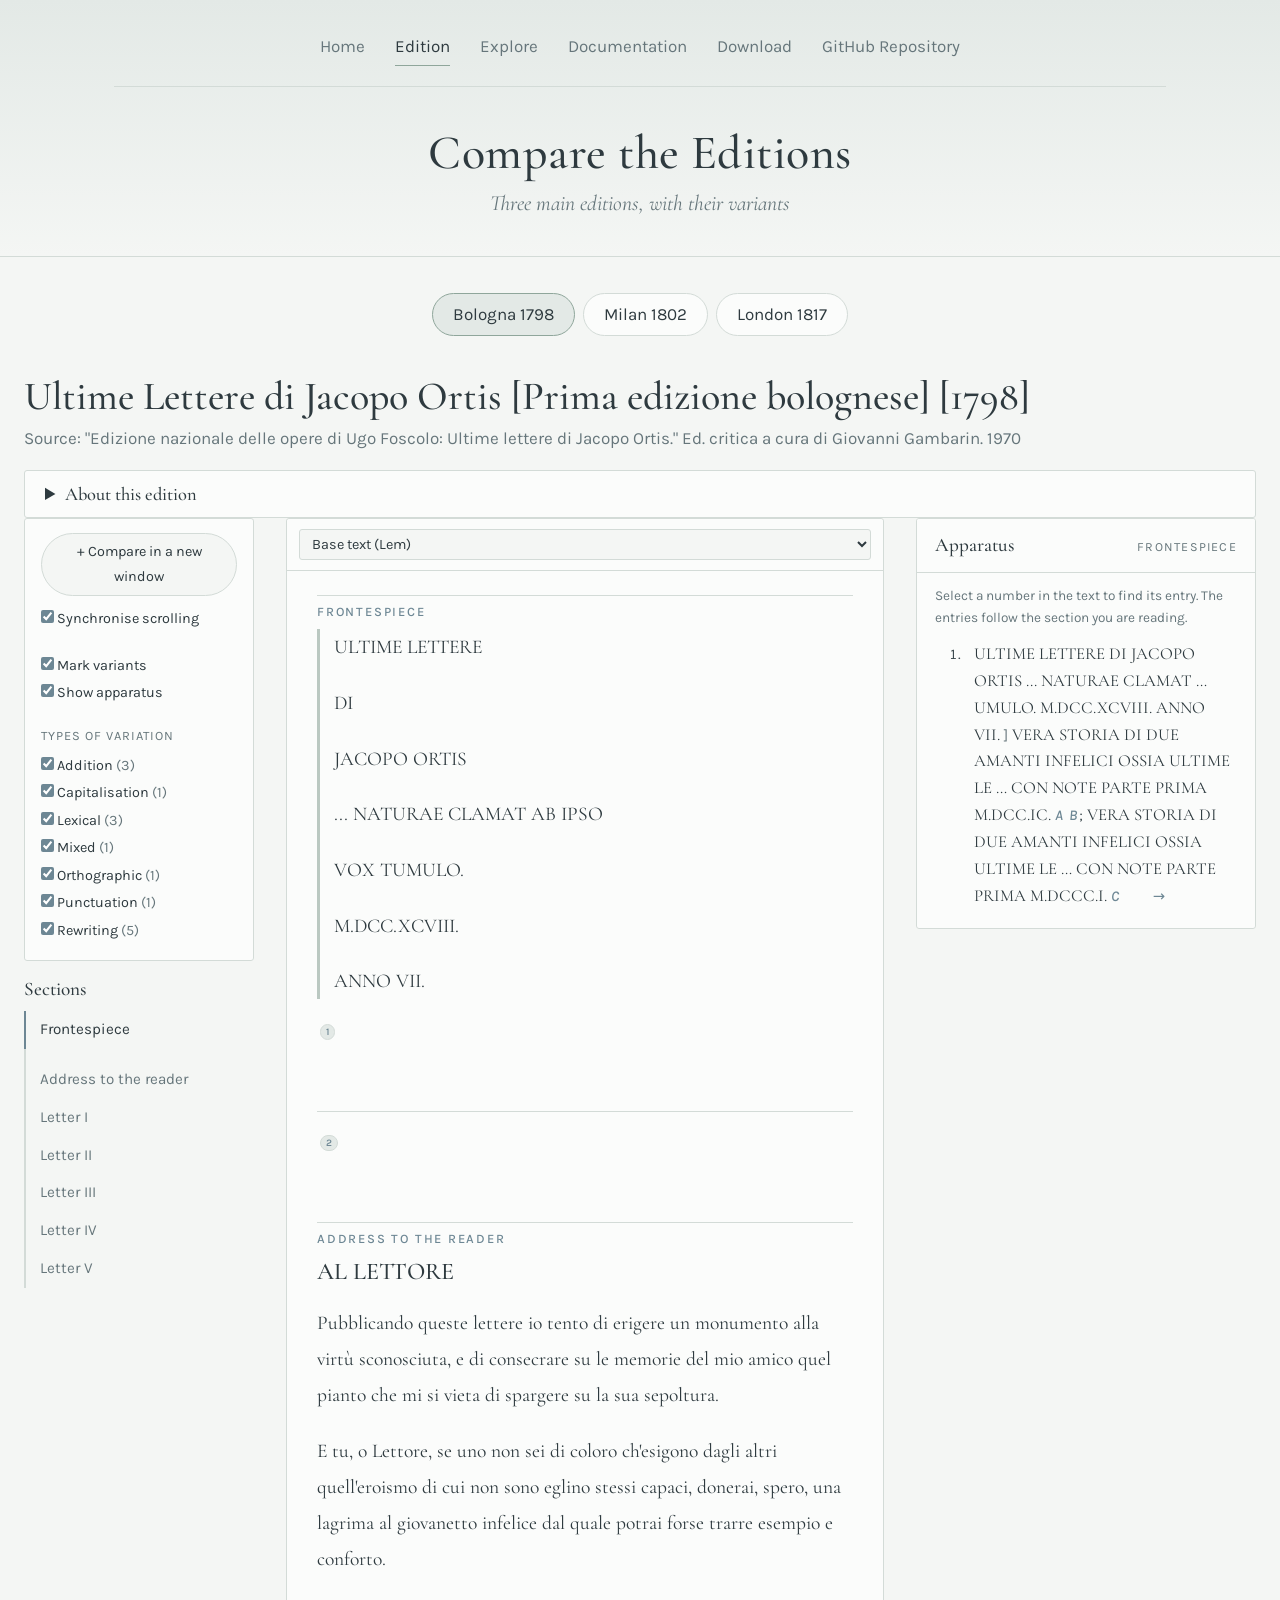
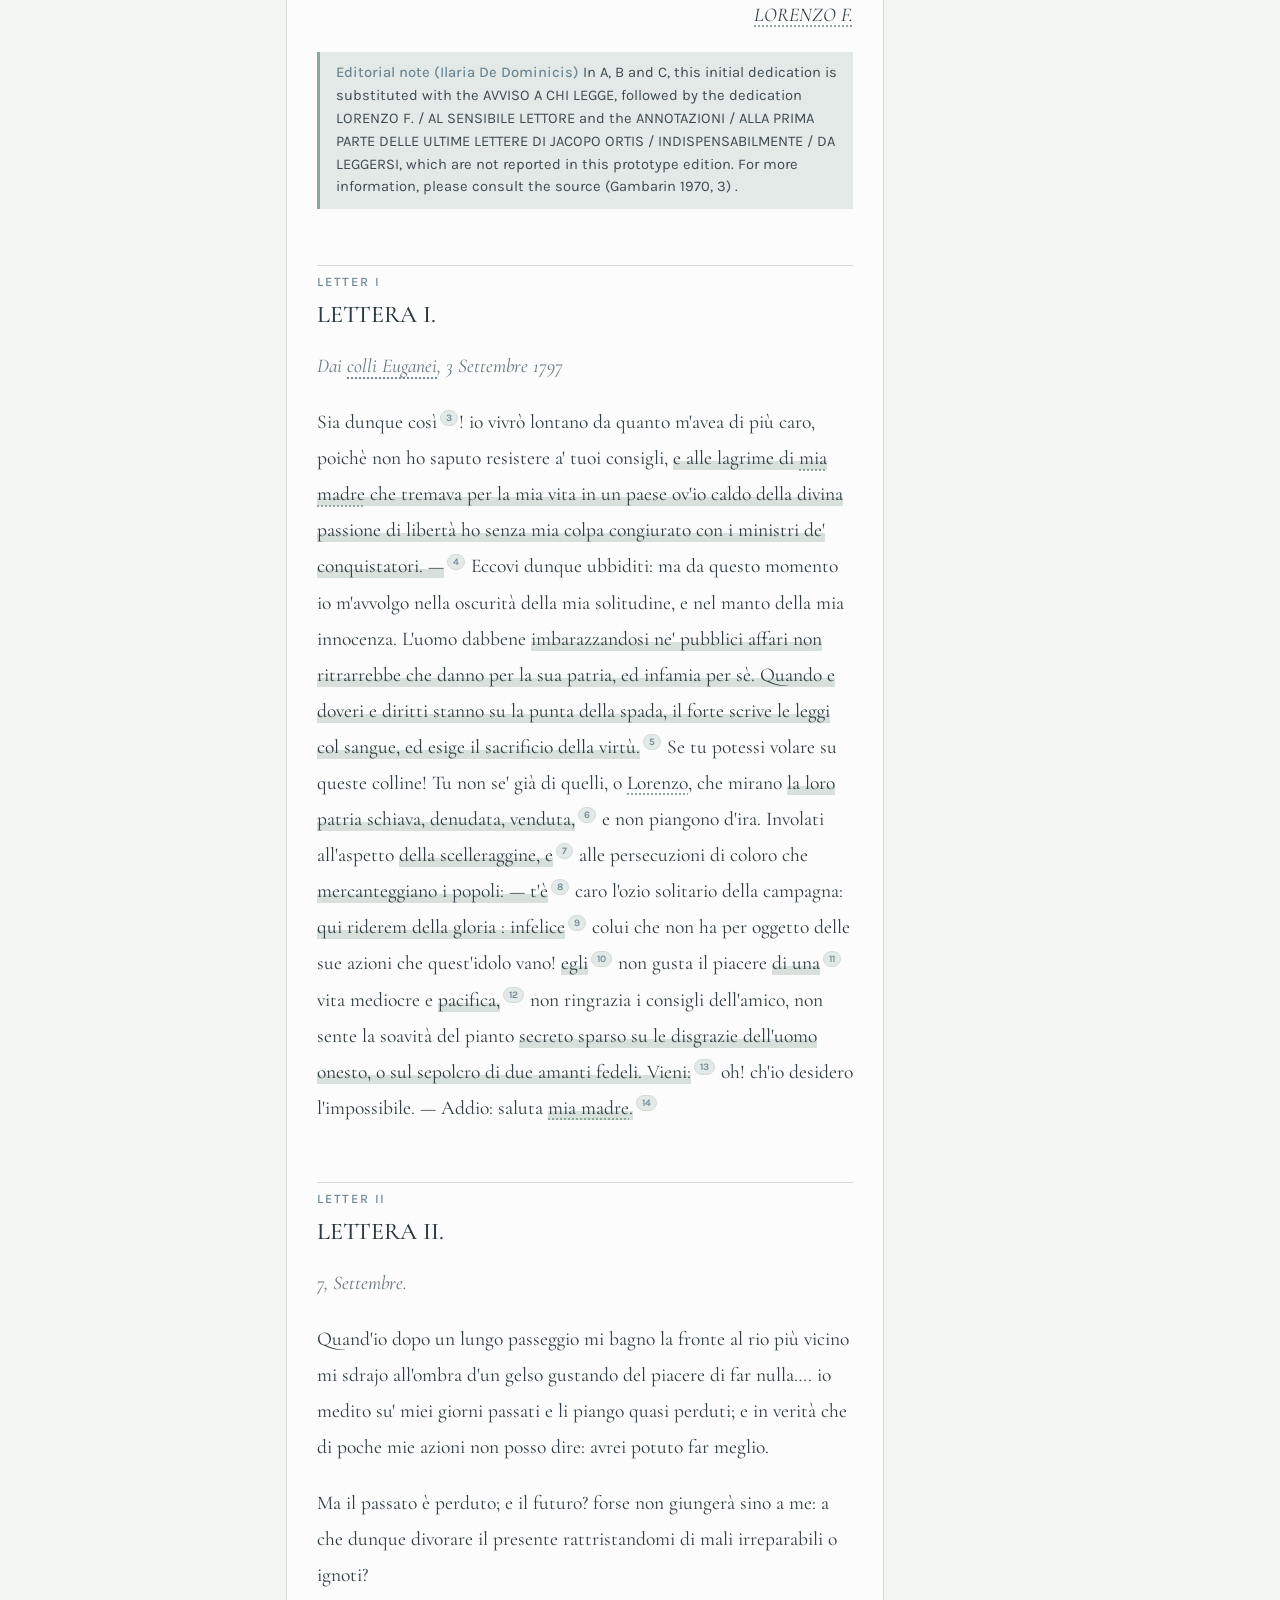
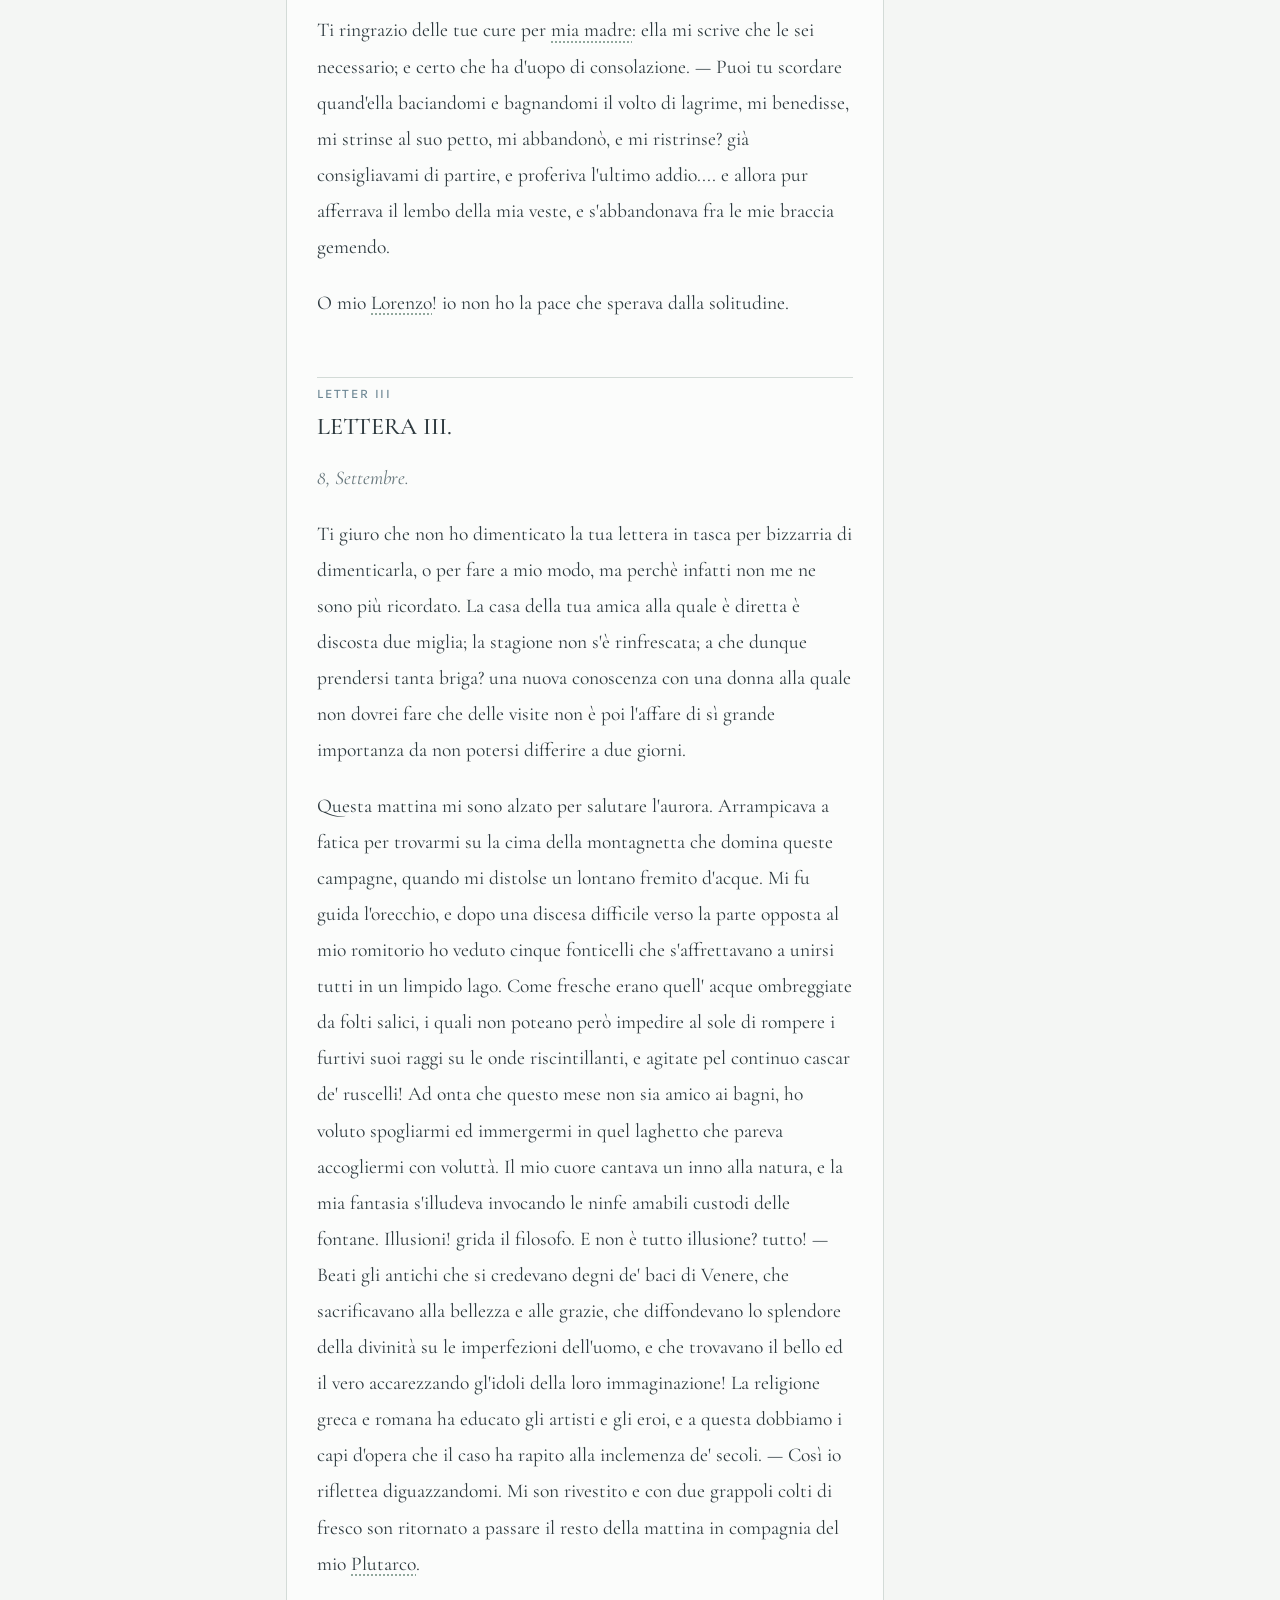
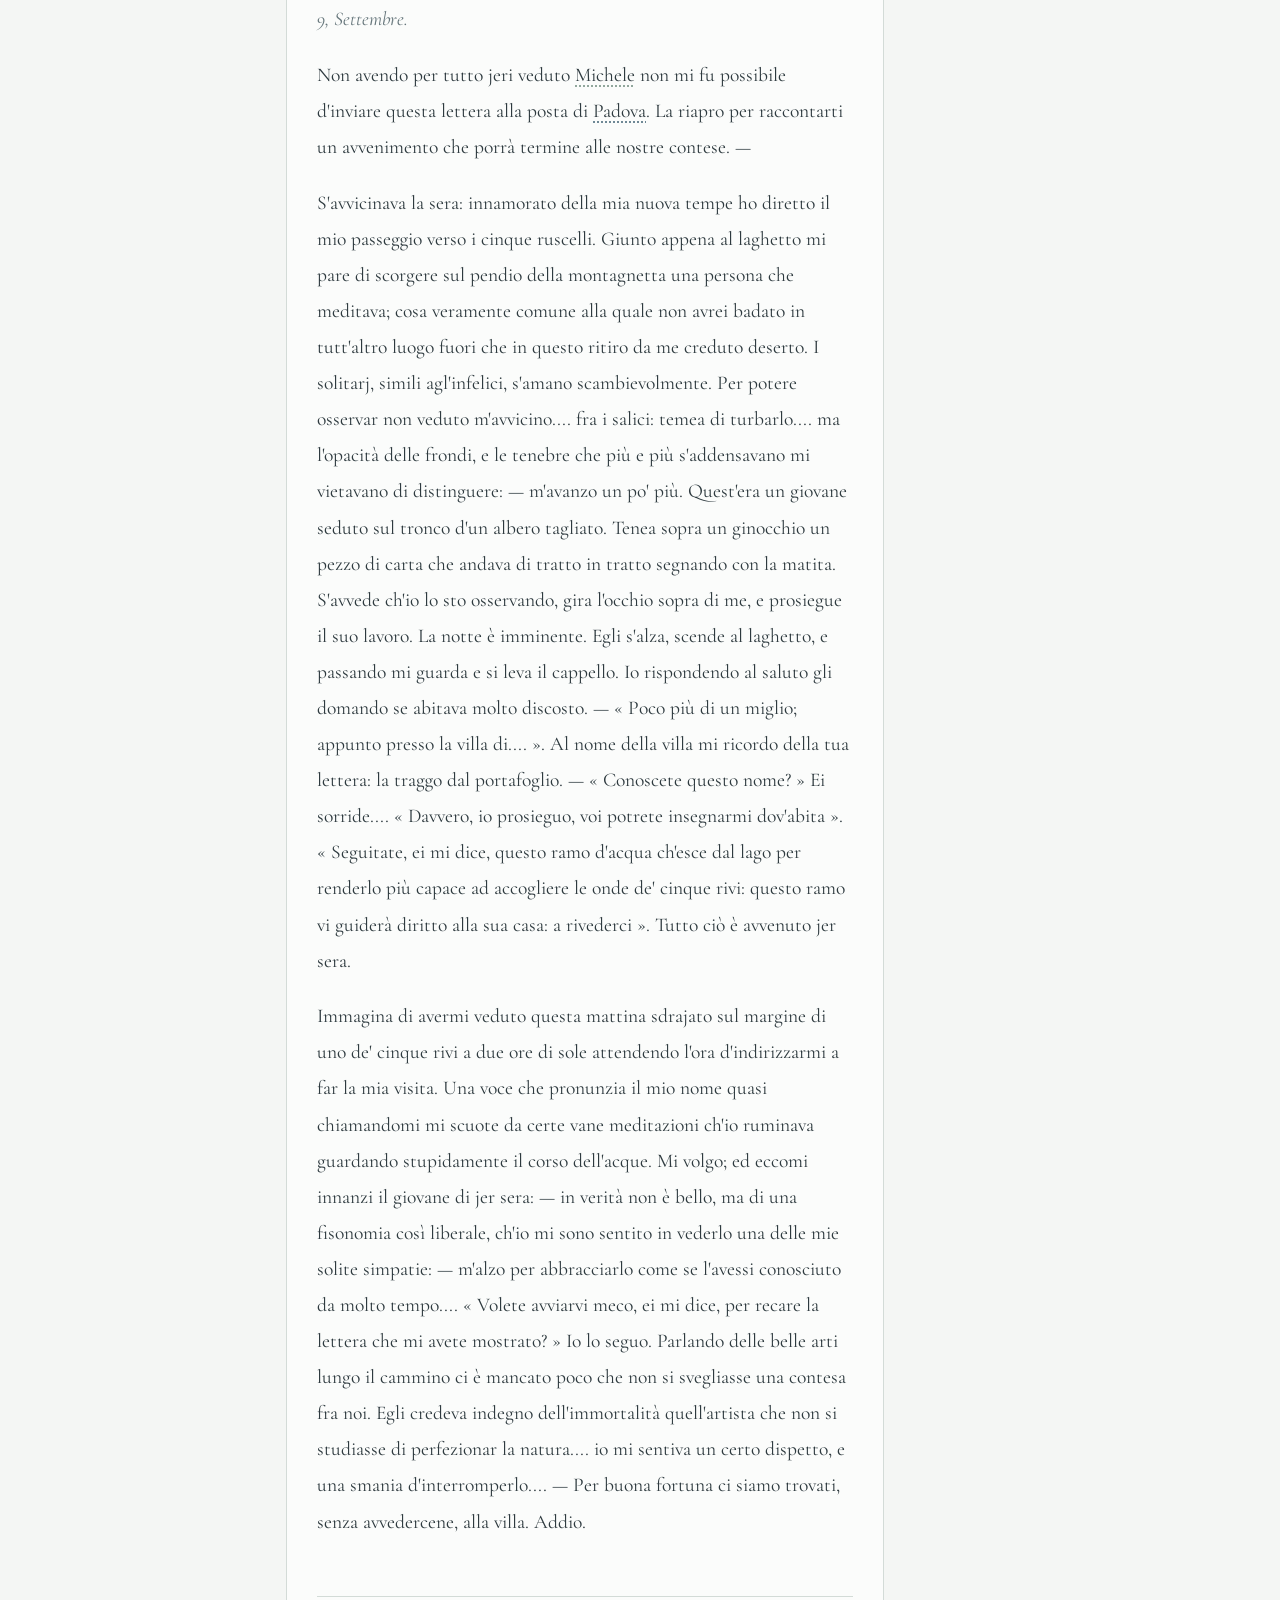
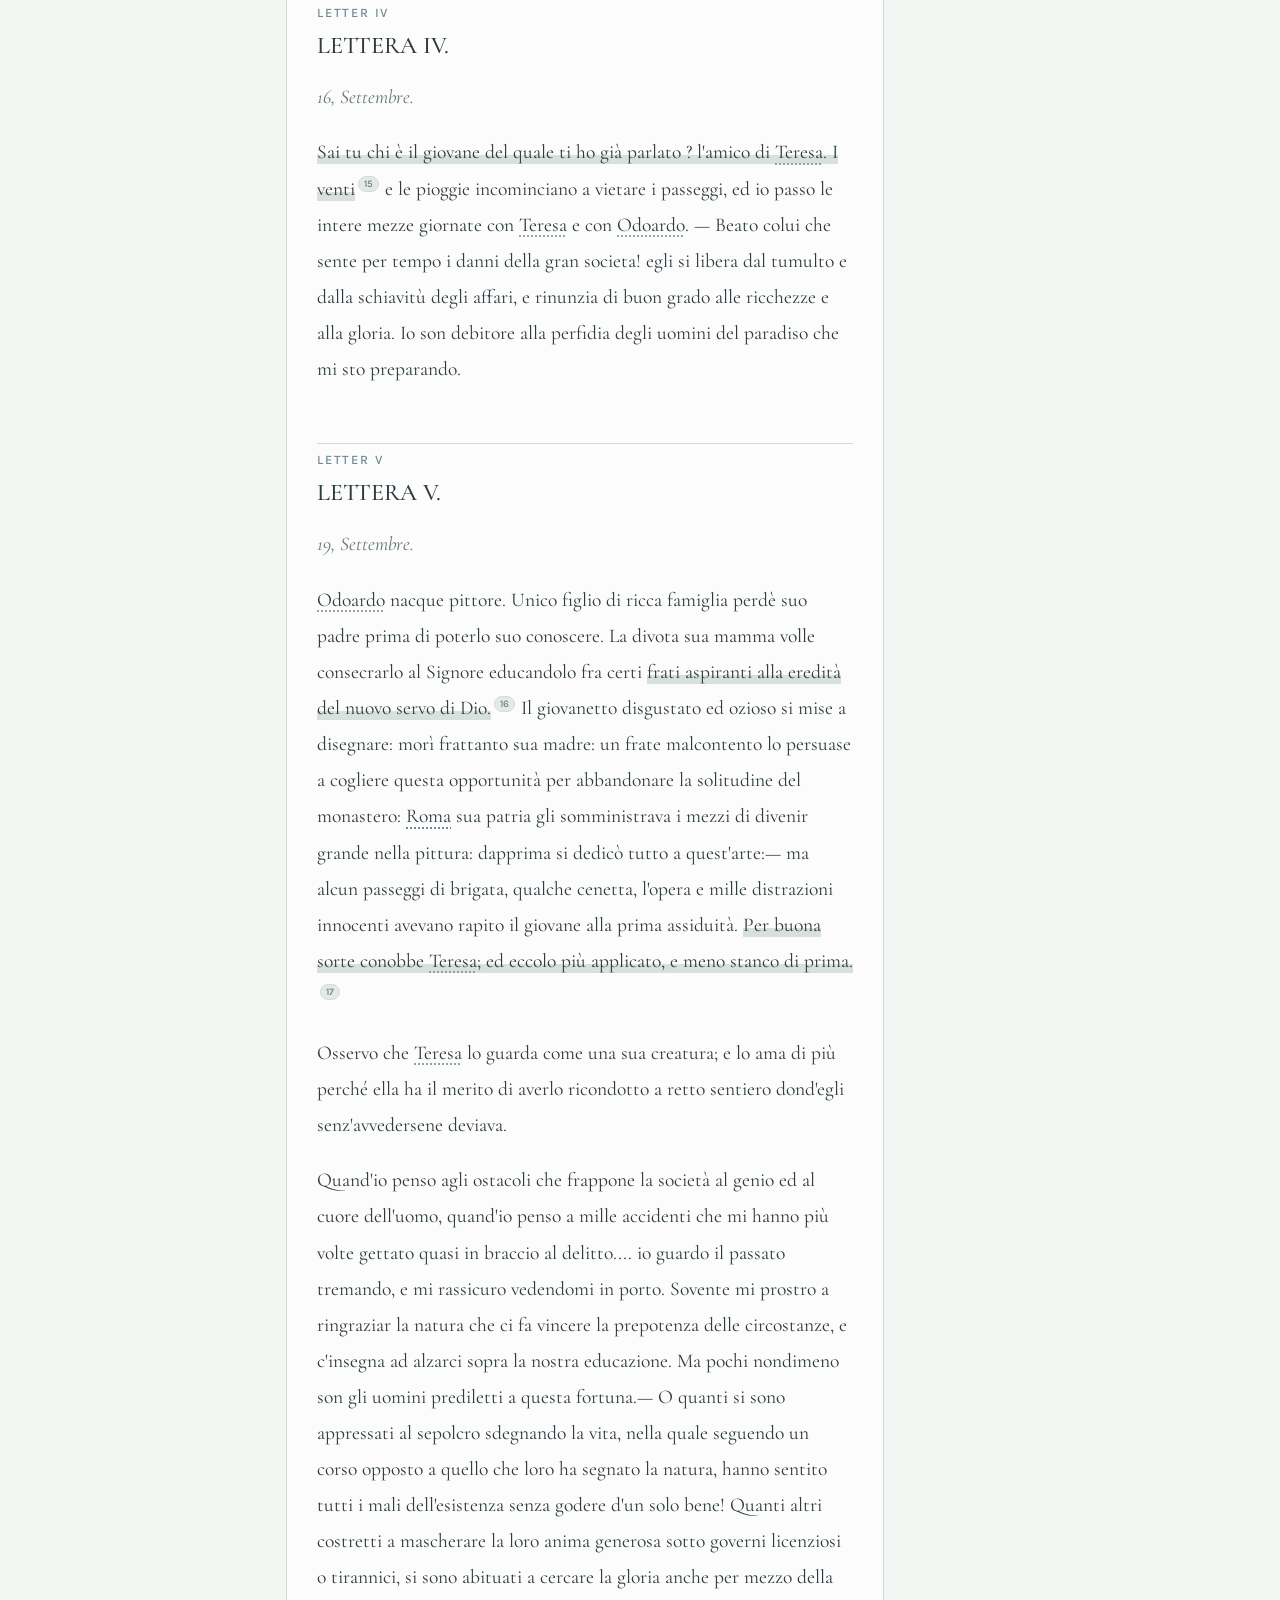
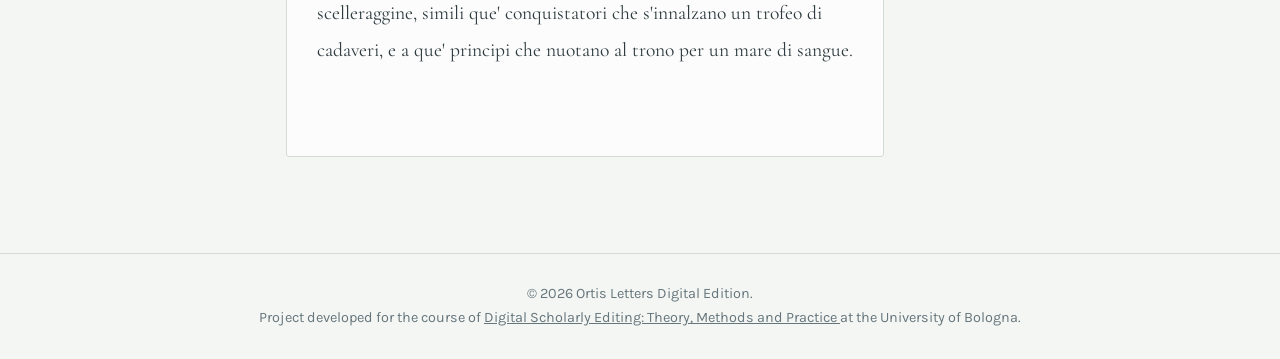
<file: edition.html>
<!DOCTYPE html>
<html lang="en">

<head>
  <meta charset="utf-8">
  <meta name="viewport" content="width=device-width, initial-scale=1">

  <!-----------------  Dublin Core ------------------------>
  <link rel="schema.DC" href="https://purl.org/dc/elements/1.1/" />
  <link rel="schema.DCTERMS" href="https://purl.org/dc/terms/" />

  <meta name="DC.title" content="Ortis Letters" />
  <meta name="DC.creator" content="Ilaria De Dominicis" />
  <meta name="DC.subject" content="Digital Humanities, Cultural Heritage, Digital Edition" />
  <meta name="DC.description" content="A digital edition about The Last Letters of Jacopo Ortis by Ugo Foscolo" />
  <meta name="DC.publisher" content="Alma Mater Studiorum- University of Bologna" />
  <meta name="DC.rights"
    content="All the images and resources taken from external sources are solely used for study purposes. No commercial use is intended. Ortis Letters © 2026" />
  <meta name="DC.identifier" content="" />
  <meta name="DC.type" scheme="DCTERMS.DCMIType" content="InteractiveResource" />
  <meta name="DC.language" scheme="DCTERMS.RFC3066" content="en" />
  <meta name="DCTERMS.created" content="2026" />
  <meta name="DCTERMS.issued" content="2026" />

  <link rel="icon" type="image/png" href="img/Logo-Ortis.png">

  <title>Edition &ndash; Digital Edition</title>
  <link rel="preconnect" href="https://fonts.googleapis.com">
  <link rel="preconnect" href="https://fonts.gstatic.com" crossorigin>
  <link
    href="https://fonts.googleapis.com/css2?family=Cormorant+Garamond:ital,wght@0,400;0,500;1,400&family=Karla:wght@400;500&display=swap"
    rel="stylesheet">
  <link rel="stylesheet" href="css/style.css">
</head>

<body>
  <header class="hero small">
    <div class="hero-inner">
      <nav class="nav" aria-label="Main"><a href="index.html">Home</a><a href="edition.html"
          aria-current="page">Edition</a><a href="explore.html">Explore</a><a
          href="documentation.html">Documentation</a><a href="index.html#download">Download</a><a
          href="https://github.com/theair-hub/OrtisLetters" target="_blank" rel="noopener noreferrer">GitHub
          Repository</a></nav>
      <h1>Compare the Editions</h1>
      <p class="sub">Three main editions, with their variants</p>
    </div>
  </header>
  <div class="ed-switch" id="ed-switch" role="group" aria-label="Choose an edition">
    <button type="button" data-ed="bolo-1798" aria-pressed="true">Bologna 1798</button>
    <button type="button" data-ed="mil-1802" aria-pressed="false">Milan 1802</button>
    <button type="button" data-ed="lon-1817" aria-pressed="false">London 1817</button>
  </div>
  <main id="ed-root" aria-live="polite">
    <p class="note-err">Loading the edition&hellip;</p>
  </main>
  <footer>
    &copy; 2026 Ortis Letters Digital Edition.
    <br>
    Project developed for the course of
    <a
      href="https://www.unibo.it/it/studiare/insegnamenti-competenze-trasversali-moocs/insegnamenti/insegnamento/2025/478841">
      Digital Scholarly Editing: Theory, Methods and Practice
    </a>
    at the University of Bologna.
  </footer>
  <script src="js\edition.js"></script>
</body>

</html>
</file>
<file: css/style.css>
:root {

  --bg: #F4F6F4;

  --paper: #FBFCFB;

  --mist: #E3E9E6;

  --line: #D3DBD7;

  --ink: #2E3A3F;

  --soft: #66767B;

  --sage: #8FA69B;

  --slate: #6D8794;

  --rose: #C9A9A0;

  --serif: 'Cormorant Garamond', Georgia, serif;

  --sans: 'Karla', system-ui, sans-serif;

}

* {

  box-sizing: border-box;

  margin: 0
}

html {

  scroll-behavior: smooth
}

body {

  background: var(--bg);

  color: var(--ink);

  font: 17px/1.7 var(--sans)
}

a {

  color: inherit
}

:focus-visible {

  outline: 2px solid var(--slate);

  outline-offset: 3px
}

/* Hero */

.hero {

  background: linear-gradient(180deg, var(--mist), var(--bg));

  border-bottom: 1px solid var(--line)
}

.hero-inner {

  max-width: 1100px;

  margin: 0 auto;

  padding: 28px 24px 72px
}

.nav {

  display: flex;

  flex-wrap: wrap;

  gap: 6px 30px;

  justify-content: center;

  padding-bottom: 20px;

  border-bottom: 1px solid var(--line)
}

.nav a {

  text-decoration: none;

  color: var(--soft);

  padding: 4px 0;

  border-bottom: 1px solid transparent;

  transition: color .2s, border-color .2s
}

.nav a:hover,

.nav a[aria-current="page"] {

  color: var(--ink);

  border-color: var(--sage)
}

.hero h1 {

  font: 500 clamp(2.6rem, 6vw, 4.4rem)/1.1 var(--serif);

  text-align: center;

  margin-top: 64px;

  letter-spacing: .01em
}

.hero p.sub {

  font: italic 400 1.35rem var(--serif);

  color: var(--soft);

  text-align: center;

  margin-top: 10px
}

.hero.small .hero-inner {

  padding-bottom: 40px
}

.hero.small h1 {

  font-size: clamp(2rem, 4vw, 3rem);

  margin-top: 40px
}

/* Intro */

.intro {

  max-width: 1000px;

  margin: 64px auto 0;

  padding: 0 24px;

  text-align: center;

  color: var(--soft)
}

/* Cards */

.editions {

  max-width: 1100px;

  margin: 64px auto 96px;

  padding: 0 24px
}

.editions h2 {

  font: 500 1.9rem var(--serif);

  margin-bottom: 28px;

  text-align: center
}

.grid {

  display: grid;

  grid-template-columns: repeat(auto-fill, minmax(300px, 1fr));

  gap: 28px
}

.card {

  display: block;

  text-decoration: none;

  background: var(--paper);

  border: 1px solid var(--line);

  border-radius: 3px;

  overflow: hidden;

  transition: border-color .25s, transform .25s
}

.card:hover {

  border-color: var(--sage);

  transform: translateY(-3px)
}

.card .img {

  aspect-ratio: 4/3;

  background: var(--mist)
}

.card img {

  width: 100%;

  height: 100%;

  object-fit: cover;

  display: block
}

.card .txt {

  padding: 18px 20px 22px
}

.card h3 {

  font: 500 1.45rem/1.2 var(--serif)
}

.card p {

  font-size: .92rem;

  color: var(--soft);

  margin-top: 4px
}

/* Card tags */

.tags {

  display: flex;

  flex-wrap: wrap;

  gap: 6px;

  margin-bottom: 12px;

}

.tag {

  display: inline-block;

  padding: 3px 9px;

  border-radius: 3px;

  font: 500 0.72rem/1.4 var(--sans);

  letter-spacing: 0.02em;

  border: 1px solid var(--line);

  color: var(--ink);

  background: var(--mist);

}

/* Status tags on edition cards */

.editions .card .tags {

  display: flex;

  flex-wrap: wrap;

  gap: 6px;

  margin: 0 0 12px;

}

.editions .card .tag {

  display: inline-block;

  width: fit-content;

  padding: 2px 8px;

  margin: 10px 0 0;

  border: 1px solid var(--line);

  border-radius: 3px;

  background: var(--mist);

  color: var(--ink);

  font-family: var(--sans);

  font-size: 11px;

  font-weight: 500;

  line-height: 1.5;

  letter-spacing: 0.04em;

}

/* Different status colours */

.editions .card .tag.published {

  background: #e3e9e6;

  border-color: #b5cddf;

}

.editions .card .tag.unpublished {

  background: #f2e8d9;

  border-color: #f5cf9e;

}

.editions .card .tag.authorised {

  background: #e5ebf0;

  border-color: #b6ccc0;

}

.editions .card .tag.unauthorised {

  background: #f0d8d5;

  border-color: #d9a7a0;

  color: #8f3028;

}

/* Documentation */

.doc {

  max-width: 1120px;

  margin: 56px auto 96px;

  padding: 0 24px;

  display: grid;

  grid-template-columns: 220px minmax(0, 1fr);

  gap: 56px
}

.doc article {

  min-width: 0
}

.doc table {

  width: 100%;

  font-size: .88rem
}

.doc th,

.doc td {

  padding: 6px 8px;

  overflow-wrap: anywhere
}

.doc th:first-child,

.doc td:first-child {

  white-space: nowrap
}

.toc {

  position: sticky;

  top: 24px;

  align-self: start
}

.toc strong {

  font: 500 1.2rem var(--serif);

  display: block;

  margin-bottom: 10px
}

.toc a {

  display: block;

  text-decoration: none;

  color: var(--soft);

  padding: 6px 0 6px 14px;

  border-left: 2px solid var(--line);

  font-size: .95rem;

  transition: .2s
}

.toc a:hover {

  color: var(--ink)
}

.toc a.active {

  color: var(--ink);

  border-color: var(--slate)
}

.doc section {

  padding-bottom: 44px;

  scroll-margin-top: 24px
}

.doc h2 {

  font: 500 2rem/1.2 var(--serif);

  margin-bottom: 12px
}

.doc p {

  max-width: 62ch;

  margin-bottom: 14px;

  color: #3e4b50
}

.doc h2+p {

  margin-top: 4px
}

footer {

  border-top: 1px solid var(--line);

  text-align: center;

  padding: 28px 24px;

  color: var(--soft);

  font-size: .9rem
}

@media(max-width:760px) {

  .doc {

    grid-template-columns: 1fr;

    gap: 24px
  }

  .toc {

    position: static;

    display: flex;

    flex-wrap: wrap;

    gap: 6px 18px;

    padding-bottom: 16px;

    border-bottom: 1px solid var(--line)
  }

  .toc strong {

    width: 100%;

    margin: 0
  }

  .toc a {

    border: 0;

    padding: 2px 0
  }

  .toc a.active {

    text-decoration: underline;

    text-decoration-color: var(--slate);

    text-underline-offset: 5px
  }

}

@media(prefers-reduced-motion:reduce) {

  * {

    transition: none !important;

    scroll-behavior: auto !important
  }

}

/* People and Places: compact three-column layout */

.explore {
  max-width: 1500px;
  margin: 32px auto 64px;
  padding: 0 28px;
}

.explore-layout {
  display: grid;
  grid-template-columns: 235px minmax(0, 1fr) 275px;
  gap: 20px;
  align-items: start;
  margin: 30px;
}

.explore-sidebar {
  position: sticky;
  top: 20px;
  min-width: 0;
  max-height: calc(100vh - 40px);
  overflow-y: auto;
  padding: 18px;
  background: var(--paper);
  border: 1px solid var(--line);
  border-radius: 3px;
}

.explore-sidebar h2 {
  margin: 0 0 14px;
  font: 500 1.75rem/1.15 var(--serif);
}

.explore-search {
  display: block;
  width: 100%;
  margin: 0 0 14px;
  padding: 8px 10px;
  font: inherit;
  font-size: .9rem;
  color: var(--ink);
  background: var(--bg);
  border: 1px solid var(--line);
  border-radius: 3px;
}

.explore-search::placeholder {
  color: var(--soft);
}

.explore-search:focus {
  outline: 2px solid var(--slate);
  outline-offset: 2px;
}

.filters {
  display: flex;
  flex-wrap: wrap;
  gap: 6px;
  margin-bottom: 14px;
}

.explore-sidebar .filters {
  flex-direction: column;
  align-items: stretch;
}

.filters button,
.roster-grid button {
  font: inherit;
  color: var(--ink);
  background: var(--paper);
  border: 1px solid var(--line);
  border-radius: 999px;
  padding: 5px 12px;
  cursor: pointer;
  transition: border-color .2s, background .2s;
}

.filters button {
  text-align: left;
  font-size: .84rem;
}

.filters button:hover,
.roster-grid button:hover {
  border-color: var(--sage);
}

.filters button[aria-pressed="true"] {
  background: var(--mist);
  border-color: var(--sage);
}

.roster-grid {
  display: flex;
  flex-direction: column;
  gap: 4px;
}

.roster-grid button {
  display: flex;
  flex-direction: column;
  align-items: flex-start;
  width: 100%;
  padding: 7px 10px;
  border-radius: 3px;
  text-align: left;
  line-height: 1.25;
  font-size: .9rem;
}

.roster-grid button small {
  margin: 3px 0 0;
  color: var(--soft);
  font-size: .76rem;
}

.roster-grid button.selected {
  background: var(--mist);
  border-color: var(--sage);
}

.roster-grid button[hidden] {
  display: none;
}

.explore-stage {
  min-width: 0;
}

.viz {
  background: var(--paper);
  border: 1px solid var(--line);
  border-radius: 3px;
  overflow: hidden;
}

#graph {
  display: block;
  width: 100%;
  height: auto;
  aspect-ratio: 1000 / 560;
}

#map {
  width: 100%;
  height: min(65vh, 540px);
  min-height: 380px;
  background: var(--mist);
}

.legend {
  display: flex;
  flex-wrap: wrap;
  gap: 6px 18px;
  margin-top: 10px;
  font-size: .82rem;
  color: var(--soft);
}

.legend i {
  display: inline-block;
  width: 10px;
  height: 10px;
  margin-right: 6px;
  border-radius: 50%;
  vertical-align: -1px;
}

.legend .sage {
  background: var(--sage);
}

.legend .rose {
  background: var(--rose);
}

.legend .dashed {
  background: transparent;
  border: 1.5px dashed var(--slate);
}

.note-err {
  padding: 24px;
  color: var(--soft);
}

.note-err code {
  padding: 1px 6px;
  background: var(--mist);
  border-radius: 3px;
}

/* Graph */

.link {
  stroke: #BCC8C2;
  stroke-width: 1.4;
}

.link.active {
  stroke: var(--slate);
  stroke-width: 2.2;
}

.linklabel {
  font: italic 13px var(--sans);
  fill: var(--soft);
  text-anchor: middle;
  opacity: 0;
  paint-order: stroke;
  stroke: var(--paper);
  stroke-width: 4px;
  pointer-events: none;
}

.linklabel.active {
  opacity: 1;
}

.node {
  cursor: pointer;
  outline: none;
}

.node circle {
  stroke: var(--paper);
  stroke-width: 2.5;
  transition: stroke .2s;
}

.node.character circle {
  fill: var(--sage);
}

.node.mentioned circle {
  fill: var(--rose);
}

.node:hover circle,
.node:focus-visible circle {
  stroke: var(--slate);
}

.node.selected circle {
  stroke: var(--ink);
  stroke-width: 3;
}

.node text {
  font: 500 14px var(--sans);
  fill: var(--ink);
  text-anchor: middle;
  paint-order: stroke;
  stroke: var(--paper);
  stroke-width: 4px;
  pointer-events: none;
}

.node,
.link,
.linklabel {
  transition: opacity .25s;
}

.faded {
  opacity: .35;
}

.dim {
  opacity: .12;
}

/* Details panel */

.panel {
  position: sticky;
  top: 20px;
  min-width: 0;
  max-height: calc(100vh - 40px);
  overflow-y: auto;
  padding: 18px 20px;
  background: var(--paper);
  border: 1px solid var(--line);
  border-radius: 3px;
}

.panel h2 {
  font: 500 1.65rem/1.15 var(--serif);
}

.chips {
  display: flex;
  flex-wrap: wrap;
  gap: 6px;
  margin: 9px 0 12px;
}

.chip {
  padding: 2px 9px;
  color: var(--soft);
  background: var(--mist);
  border-radius: 999px;
  font-size: .75rem;
}

.panel p {
  color: #3e4b50;
  font-size: .9rem;
  line-height: 1.55;
}

.panel h3 {
  margin: 17px 0 5px;
  color: var(--ink);
  font: 500 1.08rem var(--serif);
}

.panel ul {
  padding: 0;
  list-style: none;
  font-size: .87rem;
}

.panel li {
  padding: 3px 0;
  color: #3e4b50;
  overflow-wrap: anywhere;
}

.panel li strong {
  color: var(--ink);
  font-weight: 500;
}

.panel a {
  color: var(--slate);
  text-underline-offset: 3px;
}

.panel button.inline {
  padding: 0;
  color: var(--slate);
  background: none;
  border: 0;
  font: inherit;
  text-decoration: underline;
  text-underline-offset: 3px;
  cursor: pointer;
}

/* Compatibility for any remaining roster outside the new layout */

.roster {
  max-width: 1100px;
  margin: 0 auto 96px;
  padding: 0 24px;
}

.roster h2 {
  margin-bottom: 14px;
  font: 500 1.6rem var(--serif);
}

/* Responsive layout */

@media (max-width: 1050px) {
  .explore-layout {
    grid-template-columns: 210px minmax(0, 1fr);
    gap: 16px;
  }

  .explore-sidebar {
    grid-row: 1 / span 2;
  }

  .panel {
    position: static;
    grid-column: 2;
    max-height: none;
  }

  #map {
    height: 460px;
  }
}

@media (max-width: 680px) {
  .explore {
    margin: 24px auto 48px;
    padding: 0 14px;
  }

  .explore-layout {
    grid-template-columns: minmax(0, 1fr);
    gap: 14px;
  }

  .explore-sidebar,
  .panel {
    position: static;
    grid-column: auto;
    grid-row: auto;
    max-height: none;
  }

  .explore-sidebar .filters {
    flex-direction: row;
    flex-wrap: wrap;
  }

  .explore-sidebar .filters button {
    width: auto;
  }

  .roster-grid {
    display: grid;
    grid-template-columns: repeat(2, minmax(0, 1fr));
  }

  #map {
    height: 400px;
    min-height: 320px;
  }

  .panel {
    padding: 16px;
  }
}

@media (prefers-reduced-motion: reduce) {

  .node,
  .link,
  .linklabel {
    transition: none;
  }
}

/* Digital edition page (extends style.css) */

.ed-switch {

  max-width: 1100px;

  margin: 36px auto 0;

  padding: 0 24px;

  display: flex;

  flex-wrap: wrap;

  gap: 8px;

  justify-content: center
}

.ed-switch button {

  font: inherit;

  color: var(--ink);

  background: var(--paper);

  border: 1px solid var(--line);

  border-radius: 999px;

  padding: 6px 20px;

  cursor: pointer;

  transition: border-color .2s, background .2s
}

.ed-switch button:hover {

  border-color: var(--sage)
}

.ed-switch button[aria-pressed="true"] {

  background: var(--mist);

  border-color: var(--sage)
}

#ed-root {

  min-height: 40vh
}

#ed-root[aria-busy="true"] {

  opacity: .5
}

.note-err {

  max-width: 640px;

  margin: 48px auto;

  padding: 0 24px;

  color: var(--soft)
}

.note-err code {

  background: var(--mist);

  padding: 1px 6px;

  border-radius: 3px
}

.edition {

  max-width: 1320px;

  margin: 36px auto 96px;

  padding: 0 24px
}

.ed-title {

  font: 500 clamp(1.7rem, 3.4vw, 2.5rem)/1.2 var(--serif)
}

.ed-author {

  color: var(--soft);

  margin-top: 4px
}

/* about */

.ed-about {

  margin-top: 18px;

  background: var(--paper);

  border: 1px solid var(--line);

  border-radius: 3px;

  padding: 0 20px
}

.ed-about-extra {
  margin-bottom: 18px;
  padding-bottom: 6px;
  border-bottom: 1px solid var(--line);
}

.ed-about summary {

  cursor: pointer;

  padding: 12px 0;

  font: 500 1.15rem var(--serif)
}

.ed-about-body {

  padding: 0 0 18px;

  font-size: .95rem;

  color: #3e4b50
}

.ed-about h3 {

  font: 500 1.1rem var(--serif);

  margin: 16px 0 6px;

  color: var(--ink)
}

.ed-about ul {

  padding-left: 1.2em
}

.witlist {

  display: grid;

  grid-template-columns: auto 1fr;

  gap: 4px 18px
}

.witlist dt {

  font-weight: 500;

  color: var(--slate)
}

.witlist dd {

  margin: 0
}

.ed-about a {

  color: var(--slate);

  text-underline-offset: 3px
}

/* controls */


.ed-controls {
  display: flex;
  flex-direction: column;
  gap: 16px;
  padding: 14px 16px;
  background: var(--paper);
  border: 1px solid var(--line);
  border-radius: 3px;
  font-size: .9rem;
}

.ctl {
  border: 0;
  padding: 0;
  margin: 0;
  min-width: 0;
}

.ctl label {
  display: block;
  margin: 3px 0;
  color: var(--ink);
}

.ctl legend {
  font-size: .8rem;
  letter-spacing: .08em;
  text-transform: uppercase;
  color: var(--soft);
  padding: 0;
  margin-bottom: 4px;
}

.ctl .n {
  color: var(--soft);
}

.ctl input {
  accent-color: var(--slate);
}

.ctl-compare {
  display: flex;
  flex-direction: column;
  gap: 8px;
  align-items: flex-start;
}

.btn {
  font: inherit;
  color: var(--ink);
  background: var(--bg);
  border: 1px solid var(--line);
  border-radius: 999px;
  padding: 6px 16px;
  cursor: pointer;
  transition: border-color .2s;
}

.btn:hover:not(:disabled) {
  border-color: var(--sage);
}

.btn:disabled {
  opacity: .5;
  cursor: default;
}


/* layout: sidebar (controlli + sezioni) | finestra/e | apparato */

.ed-layout {
  display: grid;
  grid-template-columns: 230px minmax(0, 1fr) 340px;
  gap: 32px;
  align-items: start;
}

.ed-layout.multi {
  grid-template-columns: 230px minmax(0, 1fr) 330px;
}

.no-apparatus .ed-layout {
  grid-template-columns: 230px minmax(0, 1fr);
}

.no-apparatus .ed-apparatus {
  display: none;
}

.ed-side {
  position: sticky;
  top: 24px;
  align-self: start;
  max-height: calc(100vh - 48px);
  overflow-y: auto;
  display: flex;
  flex-direction: column;
  gap: 16px;
  min-width: 0;
}

.ed-toc {
  position: static;
}

/* windows */

.ed-panes {

  display: flex;

  gap: 16px;

  min-width: 0
}

.ed-panes.multi {

  position: sticky;

  top: 16px;

  height: calc(100vh - 32px);

  overflow-x: auto
}

.pane {

  flex: 1 1 0;

  min-width: 0;

  display: flex;

  flex-direction: column;

  background: var(--paper);

  border: 1px solid var(--line);

  border-radius: 3px
}

.ed-panes.multi .pane {

  min-width: 320px;

  min-height: 0
}

.pane-head {

  display: flex;

  gap: 8px;

  align-items: center;

  padding: 10px 12px;

  background: var(--paper);

  border-bottom: 1px solid var(--line);

  border-radius: 3px 3px 0 0;

  position: sticky;

  top: 0;

  z-index: 5
}

.ed-panes.multi .pane-head {

  position: static
}

.pane-select {

  flex: 1;

  min-width: 0;

  font: inherit;

  font-size: .9rem;

  color: var(--ink);

  background: var(--bg);

  border: 1px solid var(--line);

  border-radius: 3px;

  padding: 5px 8px;

  text-overflow: ellipsis
}

.pane-close {

  flex: none;

  width: 30px;

  height: 30px;

  font-size: 1.3rem;

  line-height: 1;

  color: var(--soft);

  background: none;

  border: 1px solid transparent;

  border-radius: 50%;

  cursor: pointer
}

.pane-close:hover {

  border-color: var(--line);

  color: var(--ink)
}

.pane-note {

  margin: 0;

  padding: 6px 14px;

  font: .82rem/1.4 var(--sans);

  color: var(--soft);

  background: var(--mist)
}

.pane-note[hidden] {

  display: none
}

.pane-body {

  padding: 24px 30px 32px
}

.ed-panes.multi .pane-body {

  flex: 1;

  min-height: 0;

  overflow: auto;

  padding: 18px 22px 28px
}

/* text */

.ed-text {

  font: 400 1.22rem/1.85 var(--serif);

  color: var(--ink);

  max-width: 66ch
}

.ed-panes.multi .ed-text {

  max-width: none;

  font-size: 1.1rem;

  line-height: 1.75
}

.ed-text p {

  margin: 0 0 1em
}

.ed-section {

  margin-bottom: 56px;

  scroll-margin-top: 24px
}

.sec-label {

  font: 500 .8rem var(--sans);

  letter-spacing: .14em;

  text-transform: uppercase;

  color: var(--slate);

  margin: 0 0 10px;

  padding-top: 8px;

  border-top: 1px solid var(--line)
}

.part-title {

  font: 500 1.9rem var(--serif);

  margin: 8px 0 28px
}

.orig-head {

  font: 500 1.5rem/1.3 var(--serif);

  margin: 0 0 18px !important
}

.dateline {

  font-style: italic;

  color: var(--soft)
}

.signed {

  text-align: right;

  font-style: italic
}

.continuation {

  margin-top: 8px
}

.hi-italic {

  font-style: italic
}

.supplied::before {

  content: "["

}

.supplied::after {

  content: "]"

}

.ed-note {

  margin: 0 0 1.2em;

  padding: 10px 16px;

  background: var(--mist);

  border-left: 3px solid var(--sage);

  font: .92rem/1.55 var(--sans);

  color: #3e4b50
}

.ed-note-label {

  font-weight: 500;

  color: var(--slate)
}

/* people and places */

.ent {

  color: inherit;

  text-decoration: underline dotted;

  text-decoration-color: var(--sage);

  text-underline-offset: 5px;

  cursor: pointer
}

.ent.placeName {

  text-decoration-color: var(--slate)
}

a.ent:hover,

a.ent[aria-expanded="true"] {

  text-decoration-style: solid;

  background: rgba(143, 166, 155, .2)
}

.ent-pop {

  position: absolute;

  z-index: 60;

  width: min(340px, calc(100vw - 24px));

  max-height: 70vh;

  overflow: auto;

  background: var(--paper);

  border: 1px solid var(--sage);

  border-radius: 3px;

  box-shadow: 0 10px 28px rgba(46, 58, 63, .16);

  padding: 16px 18px 14px;

  font: .92rem/1.55 var(--sans);

  color: var(--ink)
}

.ent-pop[hidden] {

  display: none
}

.ep-name {

  font: 500 1.4rem/1.2 var(--serif);

  padding-right: 28px
}

.ep-close {

  position: absolute;

  top: 8px;

  right: 10px;

  width: 28px;

  height: 28px;

  font-size: 1.3rem;

  line-height: 1;

  color: var(--soft);

  background: none;

  border: 0;

  cursor: pointer
}

.ep-close:hover {

  color: var(--ink)
}

.ep-chips {

  display: flex;

  flex-wrap: wrap;

  gap: 6px;

  margin: 8px 0 10px
}

.ep-chip {

  font-size: .78rem;

  color: var(--soft);

  background: var(--mist);

  border-radius: 999px;

  padding: 1px 10px
}

.ep-desc {

  color: #3e4b50;

  margin-bottom: 8px
}

.ep-where {

  font-size: .86rem;

  color: var(--soft);

  margin-bottom: 6px
}

.ep-where strong {

  font-weight: 500;

  color: var(--ink)
}

.ent-pop a.ep-link {

  display: inline-block;

  margin-top: 4px;

  color: var(--slate);

  text-underline-offset: 3px
}

/* variants in the text */

.app {

  position: relative
}

.app-block {

  display: block;

  margin: 0 0 1em
}

.app-mark {

  font: 600 .62rem/1 var(--sans);

  vertical-align: super;

  margin: 0 1px 0 3px;

  padding: 2px 5px;

  border: 1px solid var(--line);

  border-radius: 9px;

  background: var(--mist);

  color: var(--slate);

  cursor: pointer
}

.app-mark:hover,

.app.active .app-mark {

  background: var(--sage);

  color: var(--paper);

  border-color: var(--sage)
}

.edition:not(.show-variants) .app-mark,

.app.type-off .app-mark {

  display: none
}

.show-variants .app:not(.type-off) .reading:not([hidden]) {

  background: linear-gradient(transparent 62%, rgba(143, 166, 155, .32) 62%)
}

.show-variants .app:not(.type-off) .reading.alt {

  background: linear-gradient(transparent 62%, rgba(201, 169, 160, .5) 62%)
}

.show-variants .app-block:not(.type-off) .reading:not([hidden]) {

  background: none;

  border-left: 3px solid rgba(143, 166, 155, .6);

  padding-left: 14px
}

.show-variants .app-block:not(.type-off) .reading.alt {

  border-left-color: var(--rose)
}

.app.active .reading:not([hidden]) {

  background: linear-gradient(transparent 35%, rgba(109, 135, 148, .35) 35%) !important
}

.app.flash .reading {

  animation: flash 1.8s
}

@keyframes flash {

  0%,

  60% {

    background: rgba(201, 169, 160, .7)
  }

  100% {

    background: transparent
  }

}

/* apparatus panel */

.ed-apparatus {

  position: sticky;

  top: 24px;

  max-height: calc(100vh - 48px);

  overflow: auto;

  background: var(--paper);

  border: 1px solid var(--line);

  border-radius: 3px;

  font: .92rem/1.6 var(--sans);

  color: #3e4b50
}

.ap-toggle {

  display: flex;

  width: 100%;

  justify-content: space-between;

  align-items: baseline;

  gap: 12px;

  padding: 14px 18px;

  font: inherit;

  color: inherit;

  text-align: left;

  background: var(--paper);

  border: 0;

  border-bottom: 1px solid var(--line);

  cursor: default;

  position: sticky;

  top: 0;

  z-index: 2
}

.ap-title {

  font: 500 1.2rem var(--serif);

  color: var(--ink)
}

.ap-sec {

  font-size: .78rem;

  letter-spacing: .1em;

  text-transform: uppercase;

  color: var(--soft)
}

.ap-body {

  padding: 12px 14px 8px
}

.ap-hint,

.ap-empty {

  padding: 0 4px;

  color: var(--soft);

  font-size: .85rem
}

.app-group {

  display: none
}

.app-group.current {

  display: block
}

.app-list {

  padding-left: 2.3em;

  margin: 6px 0 0
}

.app-list li {

  margin: 0 0 4px;

  padding: 6px 8px 6px 6px;

  border-radius: 3px;

  border-left: 3px solid transparent;

  cursor: pointer
}

.app-list li:hover {

  background: var(--mist)
}

.app-list li.selected {

  background: rgba(143, 166, 155, .22);

  border-left-color: var(--slate)
}

.app-list li.type-off {

  display: none
}

.e-text {

  font-family: var(--serif);

  font-size: 1.05rem;

  color: var(--ink)
}

.om {

  color: var(--soft)
}

.wits .w {

  font-style: italic;

  font-weight: 500;

  color: var(--slate);

  cursor: help;

  margin-right: 2px
}

.e-sep {

  color: var(--soft)
}

.vtype {

  display: inline-block;

  margin-left: 6px;

  padding: 0 9px;

  font-size: .76rem;

  color: var(--soft);

  background: var(--mist);

  border-radius: 999px;

  white-space: nowrap
}

.app-list li.selected .vtype {

  background: var(--paper)
}

.goto {

  color: var(--slate);

  text-decoration: none;

  margin-left: 4px
}

/* medium screens: contents on top, windows and apparatus side by side */

/* schermi medi: colonne più strette, sempre a sinistra */

@media (max-width: 1180px) {

  .ed-layout,
  .ed-layout.multi {
    grid-template-columns: 200px minmax(0, 1fr) 280px;
    gap: 20px;
  }

  .no-apparatus .ed-layout {
    grid-template-columns: 200px minmax(0, 1fr);
  }
}

/* small screens: windows scroll sideways, the apparatus becomes a drawer at the bottom */

@media (max-width: 860px) {

  .ed-layout,
  .ed-layout.multi,
  .no-apparatus .ed-layout {
    grid-template-columns: 1fr;
  }

  .edition {
    padding-bottom: 140px;
  }

  .ed-side {
    position: static;
    max-height: none;
    overflow: visible;
  }

  .ed-toc {
    display: flex;
    flex-wrap: wrap;
    gap: 6px 18px;
  }

  .ed-toc strong {
    width: 100%;
    margin: 0;
  }

  .ed-toc a {
    border: 0;
    padding: 2px 0;
  }

  .ed-toc a.active {
    text-decoration: underline;
    text-decoration-color: var(--slate);
    text-underline-offset: 5px;
  }

  .ed-text {
    font-size: 1.12rem;
  }

  .pane-body {
    padding: 20px 18px 28px;
  }

  .ed-panes.multi {
    position: static;
    height: 75vh;
    scroll-snap-type: x mandatory;
  }

  .ed-panes.multi .pane {
    min-width: 88%;
    scroll-snap-align: start;
  }

  .ed-apparatus {
    position: fixed;
    left: 0;
    right: 0;
    bottom: 0;
    top: auto;
    max-height: 46vh;
    z-index: 40;
    border-radius: 12px 12px 0 0;
    border-bottom: 0;
    box-shadow: 0 -6px 20px rgba(46, 58, 63, .14);
  }

  .ap-toggle {
    cursor: pointer;
  }

  .ed-apparatus.collapsed .ap-body {
    display: none;
  }

  .ed-apparatus.collapsed .ap-toggle {
    border-bottom: 0;
  }
}

@media(prefers-reduced-motion:reduce) {

  .app.flash .reading {

    animation: none
  }

}

/* Explore page: tabs and Author timeline (new rules only; People and Places keep their existing rules) */

.ex-tabs {

  max-width: 1100px;

  margin: 36px auto 0;

  padding: 0 24px;

  display: flex;

  flex-wrap: wrap;

  gap: 8px;

  justify-content: center
}

.ex-tabs button {

  font: inherit;

  color: var(--soft);

  background: none;

  border: 0;

  border-bottom: 2px solid transparent;

  padding: 6px 22px;

  cursor: pointer;

  transition: color .2s, border-color .2s
}

.ex-tabs button:hover {

  color: var(--ink)
}

.ex-tabs button[aria-selected="true"] {

  color: var(--ink);

  border-bottom-color: var(--sage)
}

/* author: vertical timeline */

.author {

  max-width: 900px;

  margin: 48px auto 96px;

  padding: 0 24px
}

.author-intro {

  text-align: center;

  margin-bottom: 36px
}

.author-intro h2 {

  font: 500 2rem/1.2 var(--serif)
}

.author-intro p {

  color: var(--soft);

  margin: 6px 0 18px
}

.author-intro .filters {

  justify-content: center
}

.tl-wrap {

  position: relative
}

.tl-line {

  position: absolute;

  top: 0;

  bottom: 0;

  left: 104px;

  width: 2px;

  background: var(--line)
}

.tl-line span {

  display: block;

  width: 100%;

  background: var(--sage);

  height: 0;

  transition: height .15s linear
}

.tl {

  list-style: none;

  padding: 0;

  margin: 0
}

.tl-item {

  display: grid;

  grid-template-columns: 90px 30px minmax(0, 1fr);

  align-items: start;

  margin: 0 0 22px;

  opacity: 0;

  transform: translateY(14px);

  transition: opacity .5s, transform .5s
}

.tl-item.in {

  opacity: 1;

  transform: none
}

.tl-item[hidden] {

  display: none
}

.tl-year {

  font: 500 1.35rem/1.1 var(--serif);

  text-align: right;

  padding: 14px 12px 0 0;

  color: var(--soft)
}

.tl-dot {

  position: relative;

  z-index: 1;

  width: 14px;

  height: 14px;

  margin: 18px 0 0 8px;

  border-radius: 50%;

  background: var(--sage);

  border: 3px solid var(--bg)
}

.tl-item.type-work .tl-dot {

  background: var(--slate)
}

.tl-item.type-edition .tl-dot {

  background: var(--rose);

  border-radius: 3px
}

.tl-card {

  background: var(--paper);

  border: 1px solid var(--line);

  border-radius: 3px;

  transition: border-color .2s
}

.tl-item.open .tl-card,

.tl-card:hover {

  border-color: var(--sage)
}

.tl-head {

  display: flex;

  gap: 14px;

  align-items: center;

  width: 100%;

  padding: 12px 16px;

  font: inherit;

  color: inherit;

  text-align: left;

  background: none;

  border: 0;

  cursor: pointer
}

.tl-thumb {

  flex: none;

  width: 52px;

  height: 52px;

  object-fit: cover;

  border-radius: 2px;

  background: var(--mist)
}

.tl-txt {

  flex: 1;

  min-width: 0
}

.tl-date {

  display: block;

  font-size: .78rem;

  letter-spacing: .08em;

  text-transform: uppercase;

  color: var(--slate)
}

.tl-head h3 {

  font: 500 1.3rem/1.25 var(--serif)
}

.tl-place {

  display: block;

  font-size: .88rem;

  color: var(--soft)
}

.tl-chev {

  flex: none;

  font-size: 1.5rem;

  line-height: 1;

  color: var(--soft);

  transition: transform .2s
}

.tl-item.open .tl-chev {

  transform: rotate(90deg)
}

.tl-body {

  padding: 0 16px 16px;

  color: #3e4b50;

  font-size: .97rem
}

.tl-body p {

  margin: 0 0 8px
}

.tl-links {

  display: flex;

  flex-wrap: wrap;

  gap: 6px 18px
}

.tl-link {

  color: var(--slate);

  text-underline-offset: 3px
}

@media(max-width:700px) {

  .tl-line {

    left: 10px
  }

  .tl-item {

    grid-template-columns: 22px minmax(0, 1fr);

    margin-bottom: 18px
  }

  .tl-year {

    grid-column: 2;

    text-align: left;

    padding: 0 0 4px
  }

  .tl-dot {

    grid-column: 1;

    grid-row: 1 / span 2;

    margin: 6px 0 0 3px
  }

  .tl-card {

    grid-column: 2
  }

}

@media(prefers-reduced-motion:reduce) {

  .tl-item {

    opacity: 1;

    transform: none;

    transition: none
  }

  .tl-line span,

  .tl-chev {

    transition: none
  }

}

/* documentation: figures, lists, code */

.doc figure {

  float: right;

  clear: right;

  width: 300px;

  margin: 4px 0 12px 28px
}

.doc figure img {

  display: block;

  width: 100%;

  height: auto;

  border: 1px solid var(--line);

  border-radius: 3px;

  cursor: zoom-in
}

.doc figcaption {

  margin-top: 6px;

  font-size: .85rem;

  line-height: 1.4;

  color: var(--soft)
}

.doc h3 {

  font: 500 1.35rem var(--serif);

  margin: 26px 0 8px
}

.doc ul {

  max-width: 62ch;

  padding-left: 1.3em;

  margin-bottom: 14px;

  color: #3e4b50
}

.doc li {

  margin-bottom: 6px
}

.doc pre {

  max-width: 62ch;

  overflow-x: auto;

  margin: 0 0 14px;

  padding: 14px 16px;

  background: var(--mist);

  border-radius: 3px;

  font-size: .88rem
}

.doc code {

  font-family: ui-monospace, Consolas, monospace
}

@media (max-width: 600px) {

  .doc figure {

    float: none;

    width: 260px;

    margin: 0 0 16px
  }

}

/* enlarged image */

.lightbox {

  position: fixed;

  inset: 0;

  z-index: 100;

  display: flex;

  align-items: center;

  justify-content: center;

  padding: 24px;

  background: rgba(46, 58, 63, .82);

  cursor: zoom-out
}

.lightbox[hidden] {

  display: none
}

.lightbox figure {

  margin: 0;

  max-width: 100%;

  text-align: center
}

.lightbox img {

  max-width: min(92vw, 900px);

  max-height: 80vh;

  border-radius: 3px;

  background: var(--paper);

  cursor: default
}

.lightbox figcaption {

  margin-top: 10px;

  color: #fff;

  font-size: .95rem
}

.lb-close {

  position: absolute;

  top: 14px;

  right: 18px;

  width: 40px;

  height: 40px;

  font-size: 2rem;

  line-height: 1;

  color: #fff;

  background: none;

  border: 0;

  cursor: pointer
}

.downloads {
  max-width: 720px;
  margin: 0 auto 96px;
  padding: 0 24px;
  text-align: center
}

.downloads h2 {
  font: 500 1.9rem var(--serif);
  margin-bottom: 4px
}

.downloads>p {
  color: var(--soft);
  margin-bottom: 22px
}

.dl-list {
  list-style: none;
  padding: 0;
  margin: 0;
  text-align: left;
  border-top: 1px solid var(--line)
}

.dl-list li {
  display: flex;
  flex-wrap: wrap;
  align-items: center;
  justify-content: space-between;
  gap: 8px 18px;
  padding: 12px 4px;
  border-bottom: 1px solid var(--line)
}

.dl-list strong {
  font: 500 1.25rem var(--serif)
}

.files {
  display: flex;
  gap: 8px
}

.files a {
  text-decoration: none;
  font-size: .9rem;
  color: var(--ink);
  background: var(--paper);
  border: 1px solid var(--line);
  border-radius: 999px;
  padding: 3px 16px;
  transition: border-color .2s, background .2s
}

.files a:hover {
  border-color: var(--sage);
  background: var(--mist)
}
</file>
